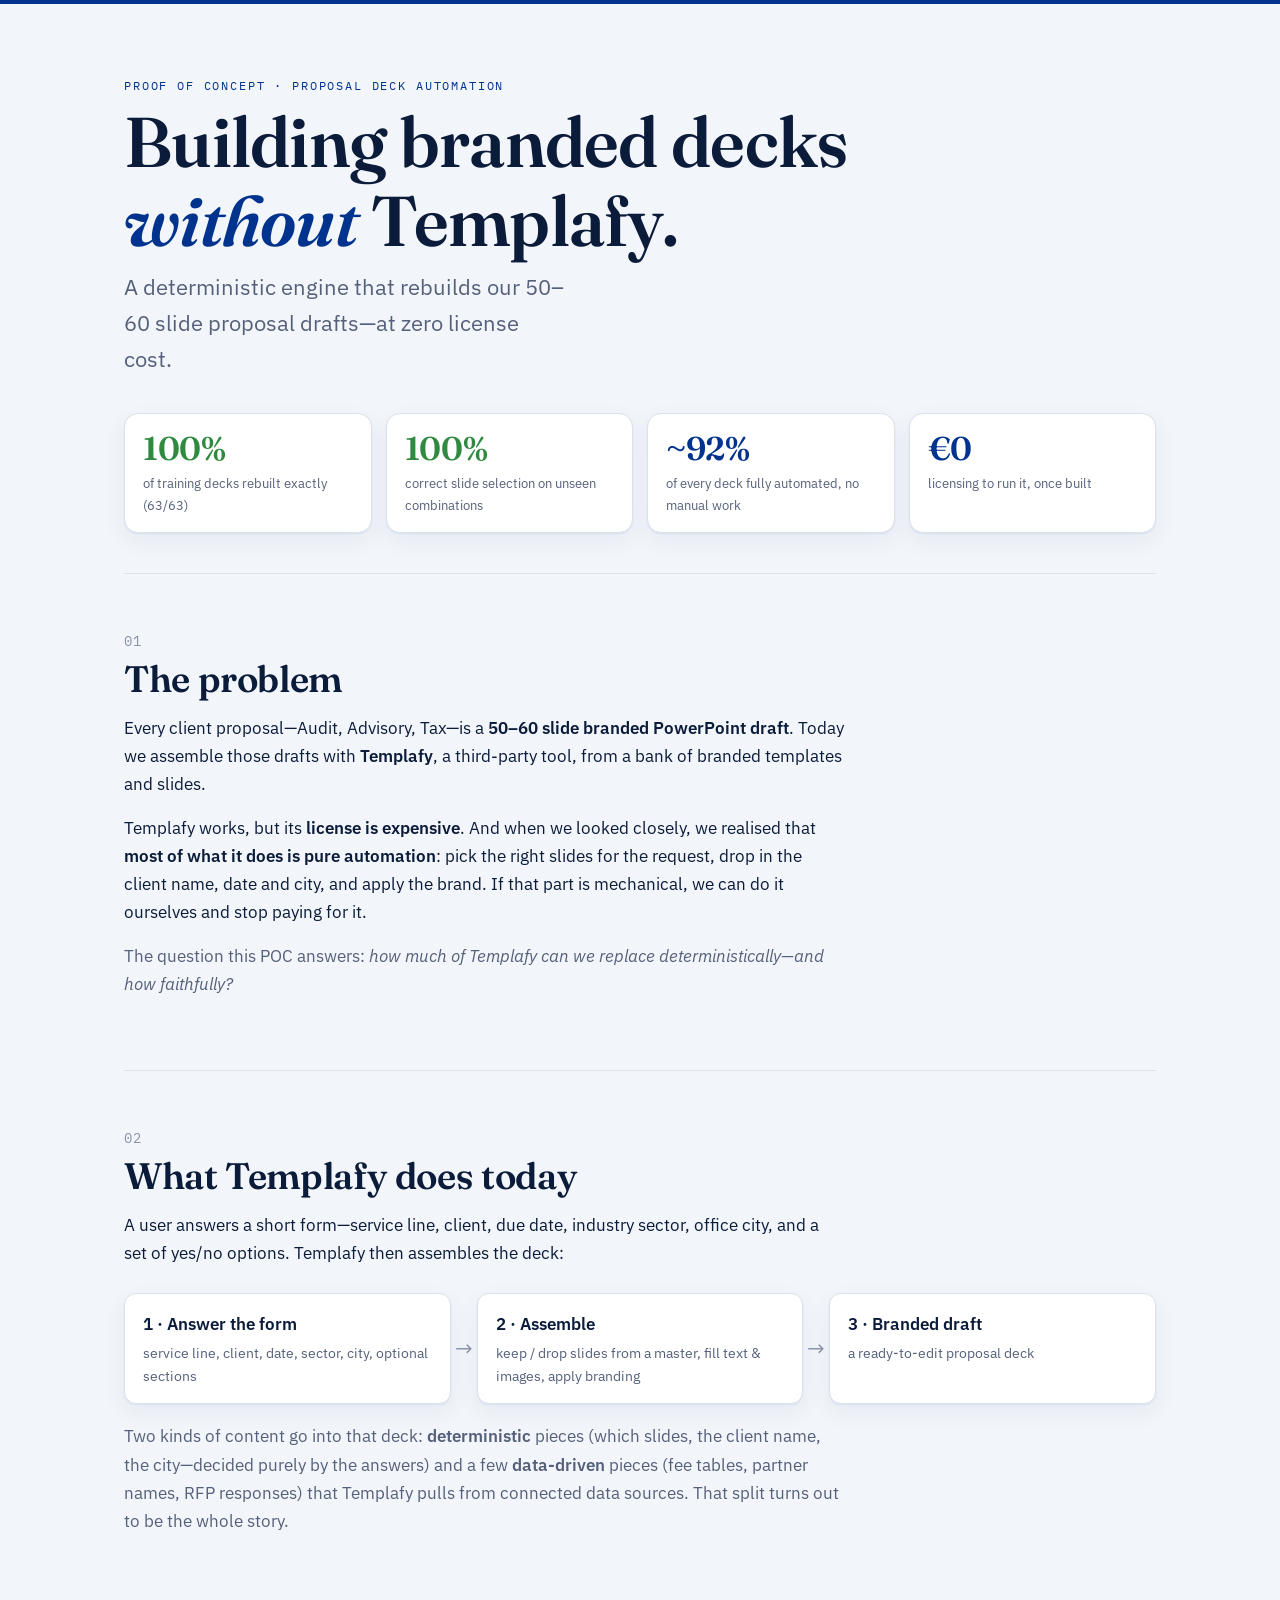
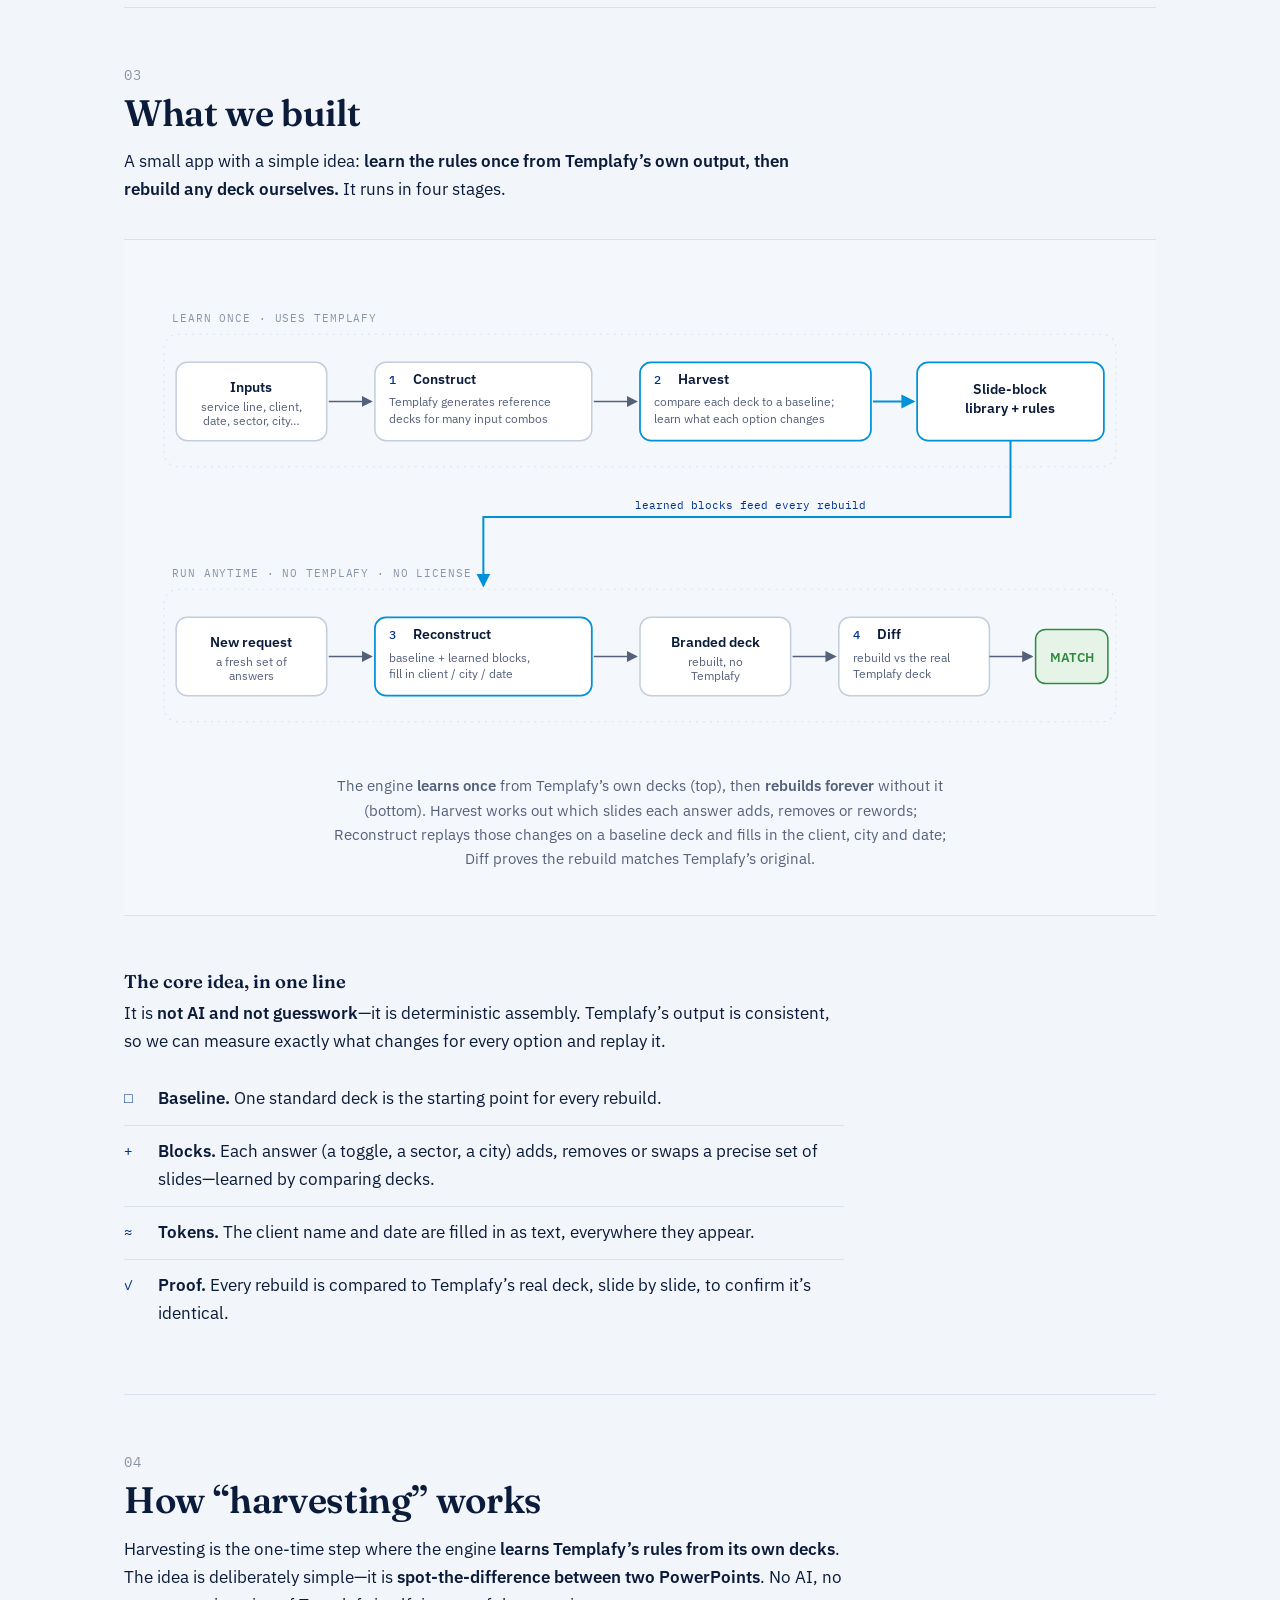
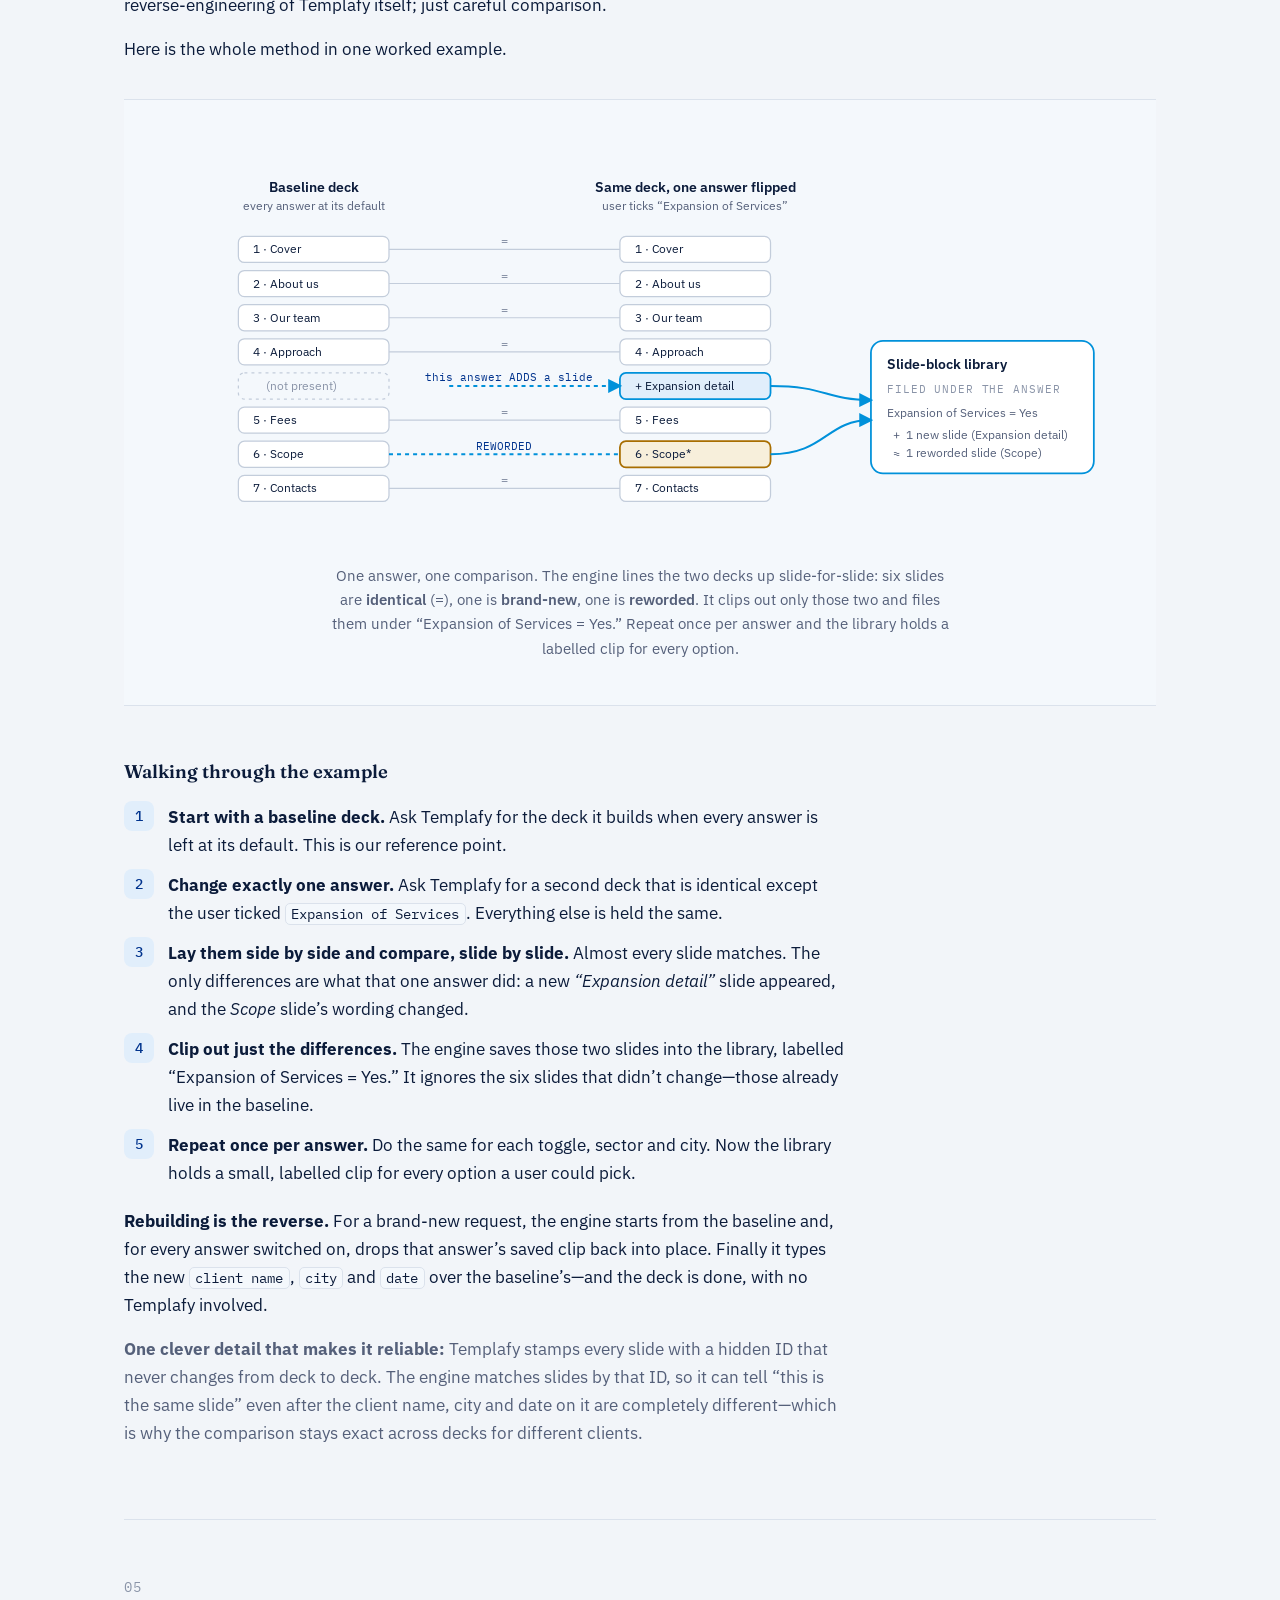
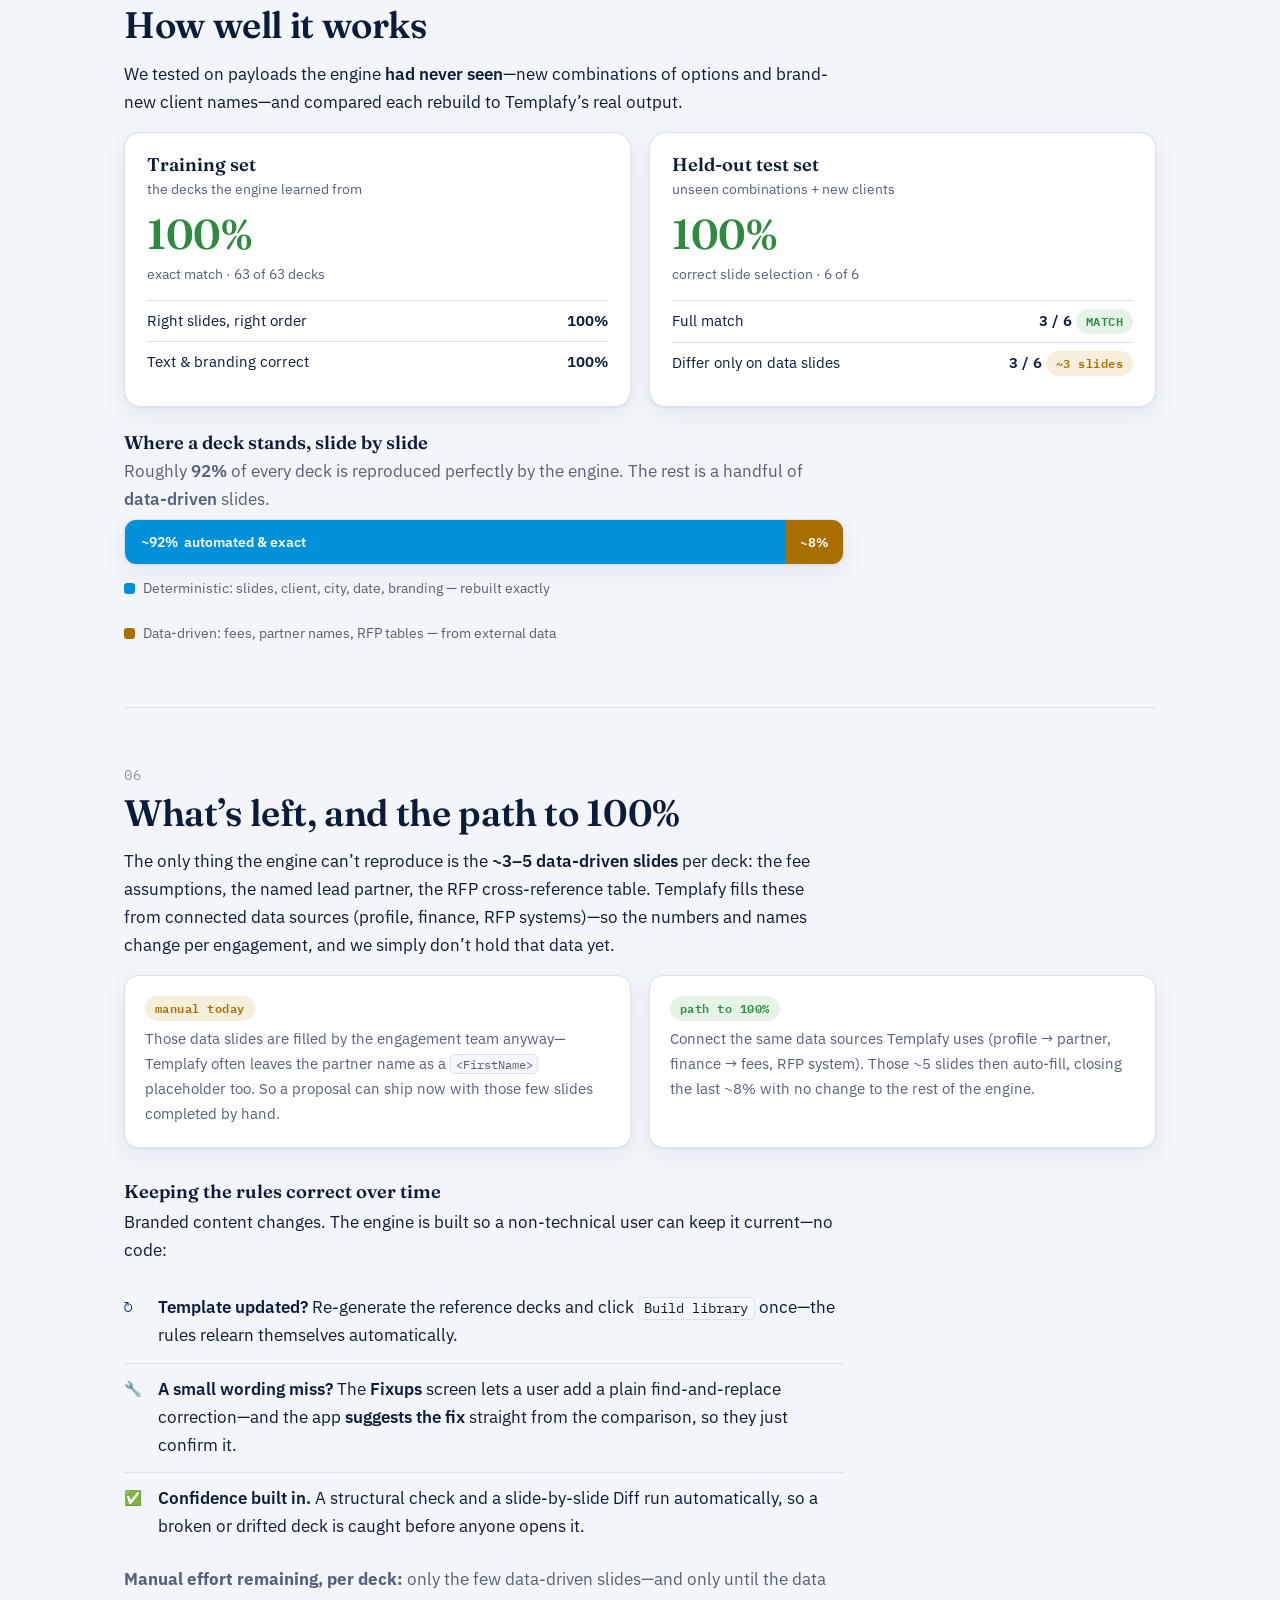
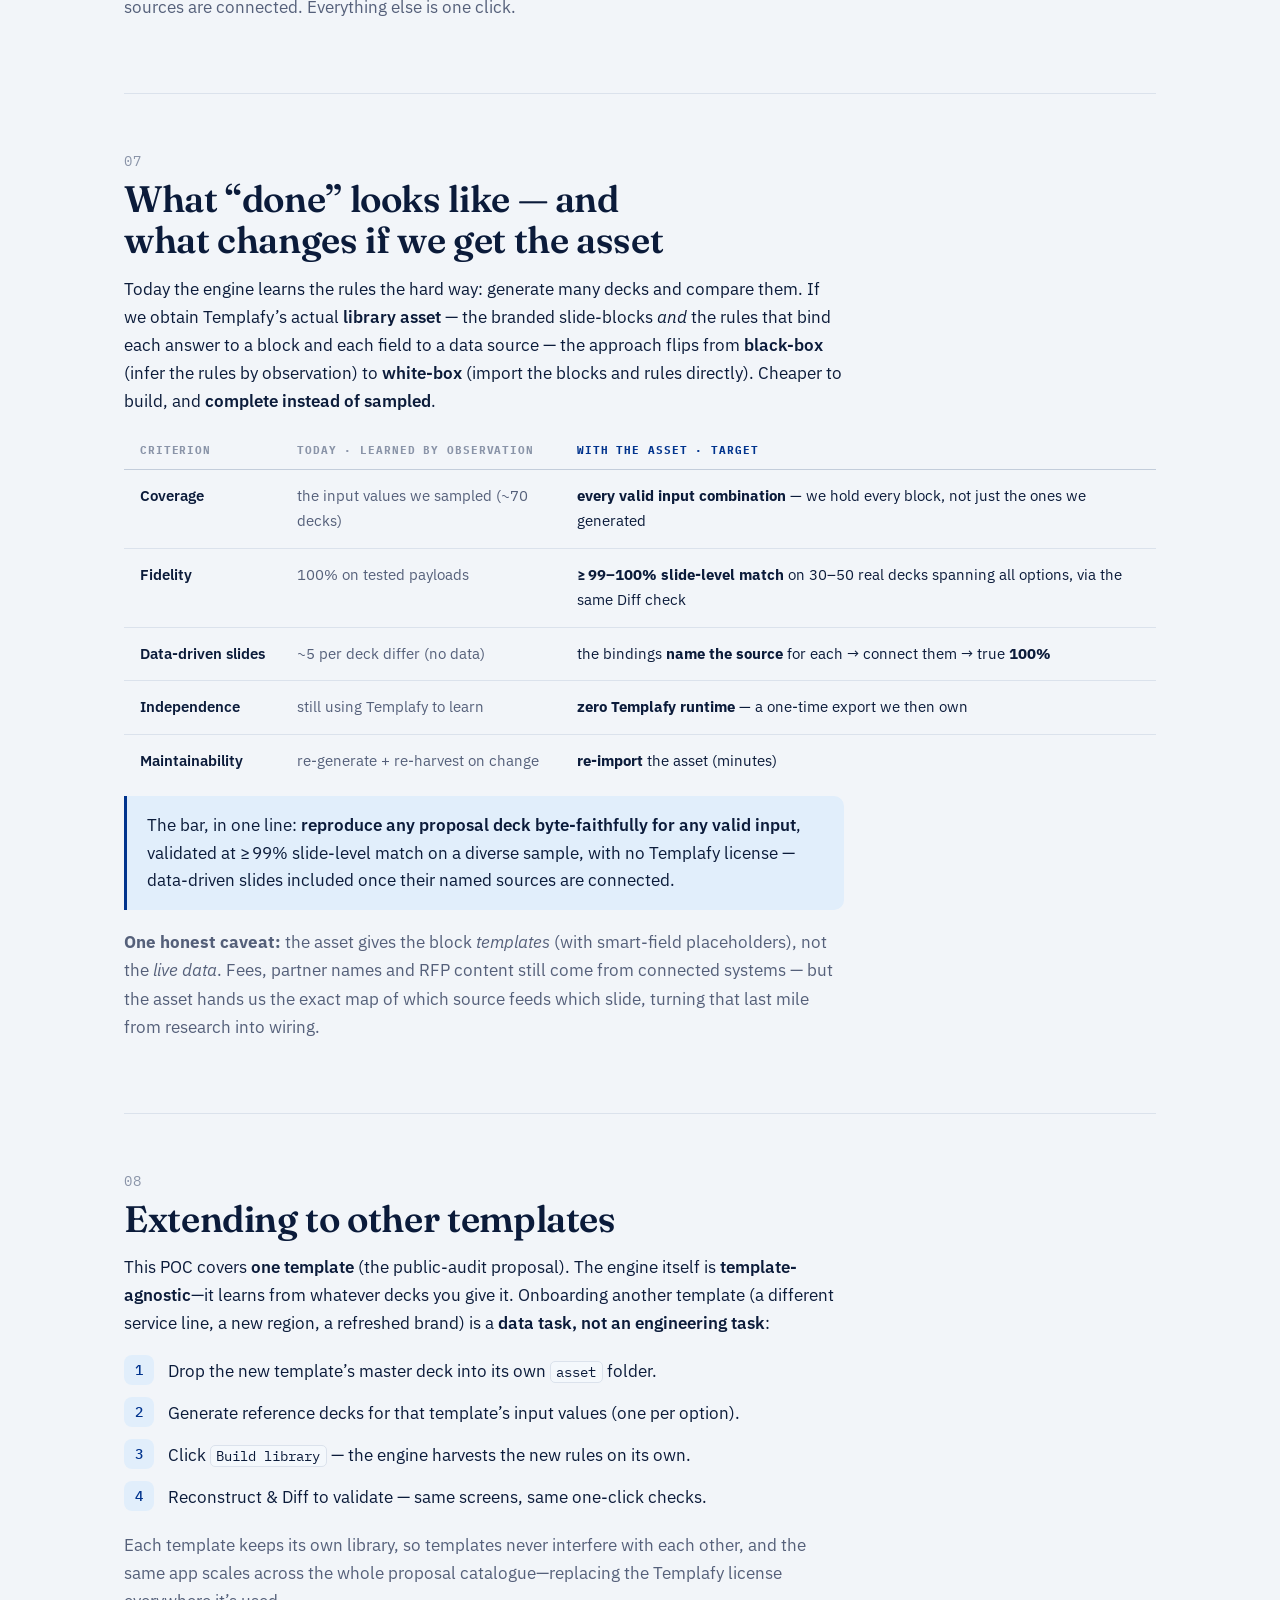
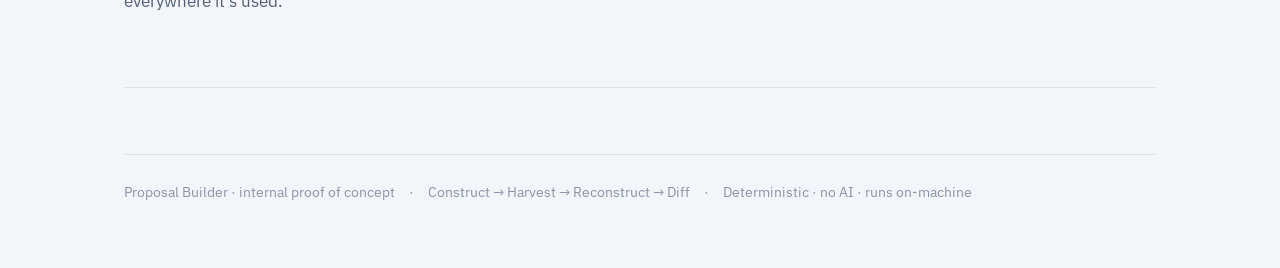
<file: docs/index.html>
<!doctype html>
<html lang="en">
<head>
<meta charset="utf-8">
<meta name="viewport" content="width=device-width, initial-scale=1">
<title>Proposal Builder</title>
<link rel="stylesheet" href="https://fonts.googleapis.com/css2?family=Fraunces:opsz,wght@9..144,400;9..144,500;9..144,600;9..144,700&family=IBM+Plex+Sans:wght@400;500;600;700&family=IBM+Plex+Mono:wght@400;500&display=swap">
<style>
  /* KPMG palette: Blue #00338D, Light Blue #0091DA, with green/gold accents */
  :root{
    --paper:#f2f5f9; --surface:#ffffff; --surface-2:#f4f8fc;
    --ink:#0b1b3a; --muted:#55607a; --faint:#8a94a8;
    --line:#dbe2ec; --line-strong:#c3cddb;
    --accent:#0091DA; --accent-ink:#00338D; --accent-soft:#e1eefb;
    --ok:#2f8a3f; --ok-soft:#e6f4e8;
    --warn:#a86e00; --warn-soft:#f7efdb;
    --shadow:0 1px 2px rgba(0,51,141,.07), 0 8px 24px rgba(0,51,141,.06);
    color-scheme:light dark;
  }
  @media (prefers-color-scheme:dark){
    :root:not([data-theme="light"]){
      --paper:#081226; --surface:#0e1a33; --surface-2:#0b1528;
      --ink:#e8eefb; --muted:#93a1bd; --faint:#6b7994;
      --line:#1e2c48; --line-strong:#2b3c5c;
      --accent:#33a9e6; --accent-ink:#7cc4f2; --accent-soft:#0e2740;
      --ok:#4fc07a; --ok-soft:#0f2a19;
      --warn:#e2b24e; --warn-soft:#2c2412;
      --shadow:0 1px 2px rgba(0,0,0,.35), 0 10px 30px rgba(0,0,0,.4);
    }
  }
  :root[data-theme="dark"]{
    --paper:#081226; --surface:#0e1a33; --surface-2:#0b1528;
    --ink:#e8eefb; --muted:#93a1bd; --faint:#6b7994;
    --line:#1e2c48; --line-strong:#2b3c5c;
    --accent:#33a9e6; --accent-ink:#7cc4f2; --accent-soft:#0e2740;
    --ok:#4fc07a; --ok-soft:#0f2a19;
    --warn:#e2b24e; --warn-soft:#2c2412;
    --shadow:0 1px 2px rgba(0,0,0,.35), 0 10px 30px rgba(0,0,0,.4);
  }

  *{box-sizing:border-box}
  body{
    margin:0; background:var(--paper); color:var(--ink);
    font-family:"IBM Plex Sans",system-ui,-apple-system,Segoe UI,Roboto,sans-serif;
    font-size:17px; line-height:1.65; -webkit-font-smoothing:antialiased;
    border-top:4px solid var(--accent-ink);
  }
  img{max-width:100%}
  .wrap{max-width:1080px; margin:0 auto; padding:0 24px}
  .col{max-width:720px}
  a{color:var(--accent-ink)}
  h1,h2,h3{font-family:"Fraunces",Georgia,serif; font-weight:600; line-height:1.12; text-wrap:balance; margin:0}
  .mono{font-family:"IBM Plex Mono",ui-monospace,monospace}
  code, .field{font-family:"IBM Plex Mono",ui-monospace,monospace; font-size:.82em;
    background:var(--surface-2); border:1px solid var(--line); border-radius:5px; padding:.08em .38em}
  .eyebrow{font-family:"IBM Plex Mono",monospace; font-size:.72rem; letter-spacing:.16em;
    text-transform:uppercase; color:var(--accent-ink)}

  .hero{padding:72px 0 40px; border-bottom:1px solid var(--line)}
  .hero h1{font-size:clamp(2.5rem,6.2vw,4.4rem); letter-spacing:-.01em; margin:.5rem 0 .2rem}
  .hero h1 em{font-style:italic; color:var(--accent-ink)}
  .lede{font-size:clamp(1.1rem,2.2vw,1.35rem); color:var(--muted); max-width:34ch; margin:.6rem 0 0}
  .glance{display:grid; grid-template-columns:repeat(4,1fr); gap:14px; margin-top:36px}
  .stat{background:var(--surface); border:1px solid var(--line); border-radius:14px; padding:18px 18px 16px; box-shadow:var(--shadow)}
  .stat .n{font-family:"Fraunces",serif; font-size:2.05rem; font-weight:600; line-height:1; letter-spacing:-.01em}
  .stat .n.ok{color:var(--ok)} .stat .n.acc{color:var(--accent-ink)}
  .stat .k{font-size:.82rem; color:var(--muted); margin-top:8px}
  @media(max-width:720px){ .glance{grid-template-columns:repeat(2,1fr)} }

  section{padding:56px 0; border-bottom:1px solid var(--line)}
  .snum{font-family:"IBM Plex Mono",monospace; font-size:.85rem; color:var(--faint); letter-spacing:.05em}
  section h2{font-size:clamp(1.7rem,3.4vw,2.3rem); letter-spacing:-.01em; margin:.35rem 0 .9rem}
  section p{margin:0 0 1rem}
  .muted{color:var(--muted)}
  strong{font-weight:600}

  .strip{display:flex; align-items:stretch; gap:0; flex-wrap:wrap; margin:26px 0 8px}
  .strip .cell{flex:1 1 190px; background:var(--surface); border:1px solid var(--line); border-radius:12px;
    padding:16px 18px; box-shadow:var(--shadow)}
  .strip .arrow{display:flex; align-items:center; color:var(--faint); padding:0 4px; font-size:1.4rem}
  .strip .cell .t{font-weight:600} .strip .cell .d{font-size:.86rem; color:var(--muted); margin-top:4px}

  .rows{list-style:none; padding:0; margin:18px 0 0; display:grid; gap:2px}
  .rows li{display:grid; grid-template-columns:22px 1fr; gap:12px; padding:11px 0; border-top:1px solid var(--line)}
  .rows li:first-child{border-top:0}
  .rows .mk{font-family:"IBM Plex Mono",monospace; color:var(--accent-ink); font-size:.9rem; padding-top:2px}
  .rows b{font-weight:600}

  .band{background:var(--surface-2); border-top:1px solid var(--line); border-bottom:1px solid var(--line)}
  figure{margin:0; padding:44px 0}
  .figscroll{overflow-x:auto}
  figure svg{display:block; width:100%; height:auto; min-width:680px}
  figcaption{color:var(--muted); font-size:.92rem; max-width:70ch; margin:18px auto 0; text-align:center}

  .flow{color:var(--ink)}
  .flow .box{fill:var(--surface); stroke:var(--line-strong); stroke-width:1.5}
  .flow .box.acc{stroke:var(--accent); stroke-width:1.75}
  .flow .lane{fill:none; stroke:var(--line); stroke-width:1; stroke-dasharray:2 5}
  .flow .lbl{font-family:"IBM Plex Sans",sans-serif; font-weight:600; font-size:14px; fill:var(--ink)}
  .flow .sub{font-family:"IBM Plex Sans",sans-serif; font-size:11.5px; fill:var(--muted)}
  .flow .tag{font-family:"IBM Plex Mono",monospace; font-size:11px; letter-spacing:.08em; fill:var(--faint)}
  .flow .num{font-family:"IBM Plex Mono",monospace; font-size:12px; fill:var(--accent-ink); font-weight:500}
  .flow .edge{stroke:var(--muted); stroke-width:1.6; fill:none}
  .flow .edge.acc{stroke:var(--accent); stroke-width:2}
  .flow .elabel{font-family:"IBM Plex Mono",monospace; font-size:11px; fill:var(--accent-ink)}
  .flow .ahead{fill:var(--muted)} .flow .ahead-acc{fill:var(--accent)}
  .flow .okbox{fill:var(--ok-soft); stroke:var(--ok); stroke-width:1.5}
  .flow .oktext{fill:var(--ok); font-weight:600; font-family:"IBM Plex Sans",sans-serif; font-size:13px}
  .flow .slide{fill:var(--surface); stroke:var(--line-strong); stroke-width:1.25}
  .flow .slide.add{fill:var(--accent-soft); stroke:var(--accent); stroke-width:1.75}
  .flow .slide.reword{fill:var(--warn-soft); stroke:var(--warn); stroke-width:1.75}
  .flow .slide.ghost{fill:none; stroke:var(--line-strong); stroke-width:1.25; stroke-dasharray:3 4}
  .flow .stext{font-family:"IBM Plex Sans",sans-serif; font-size:12px; fill:var(--ink)}
  .flow .stext.dim{fill:var(--faint)}
  .flow .same{stroke:var(--line-strong); stroke-width:1.1}
  .flow .eq{font-family:"IBM Plex Mono",monospace; font-size:12px; fill:var(--faint)}

  .resgrid{display:grid; grid-template-columns:1fr 1fr; gap:18px; margin-top:8px}
  @media(max-width:720px){ .resgrid{grid-template-columns:1fr} }
  .panel{background:var(--surface); border:1px solid var(--line); border-radius:16px; padding:22px; box-shadow:var(--shadow)}
  .panel h3{font-size:1.15rem; margin-bottom:2px}
  .panel .sub{font-size:.85rem; color:var(--muted); margin-bottom:14px}
  .big{font-family:"Fraunces",serif; font-size:2.6rem; font-weight:600; line-height:1; letter-spacing:-.01em}
  .big.ok{color:var(--ok)}
  .kv{display:flex; justify-content:space-between; gap:12px; padding:8px 0; border-top:1px solid var(--line); font-size:.94rem}
  .kv:first-of-type{border-top:0}
  .kv .v{font-variant-numeric:tabular-nums; font-weight:600}
  .pill{display:inline-block; font-family:"IBM Plex Mono",monospace; font-size:.72rem; letter-spacing:.04em;
    padding:2px 9px; border-radius:999px; border:1px solid var(--line)}
  .pill.ok{background:var(--ok-soft); color:var(--ok); border-color:transparent}
  .pill.warn{background:var(--warn-soft); color:var(--warn); border-color:transparent}

  .cover{margin:22px 0 6px}
  .barwrap{display:flex; height:46px; border-radius:12px; overflow:hidden; border:1px solid var(--line); box-shadow:var(--shadow)}
  .seg{display:flex; align-items:center; padding:0 16px; font-size:.9rem; font-weight:600; color:#fff}
  .seg.auto{background:var(--accent); flex:0 0 92%}
  .seg.data{background:var(--warn); flex:1; color:#fff; justify-content:center; padding:0 6px; font-size:.8rem}
  .coverkey{display:flex; gap:22px; margin-top:12px; font-size:.86rem; color:var(--muted); flex-wrap:wrap}
  .coverkey span{display:flex; align-items:center; gap:8px}
  .dot{width:11px; height:11px; border-radius:3px; display:inline-block}
  .dot.auto{background:var(--accent)} .dot.data{background:var(--warn)}

  .cards{display:grid; grid-template-columns:1fr 1fr; gap:18px; margin-top:8px}
  @media(max-width:720px){ .cards{grid-template-columns:1fr} }
  .card{background:var(--surface); border:1px solid var(--line); border-radius:14px; padding:20px; box-shadow:var(--shadow)}
  .card .h{font-weight:600; margin-bottom:6px; display:flex; align-items:center; gap:9px}
  .card p{font-size:.94rem; color:var(--muted); margin:0}

  .steps{counter-reset:s; list-style:none; padding:0; margin:20px 0 0; display:grid; gap:12px}
  .steps li{position:relative; padding-left:44px; min-height:30px}
  .steps li::before{counter-increment:s; content:counter(s); position:absolute; left:0; top:-2px;
    width:30px; height:30px; border-radius:8px; background:var(--accent-soft); color:var(--accent-ink);
    font-family:"IBM Plex Mono",monospace; font-weight:500; display:grid; place-items:center; font-size:.9rem}

  .ctable-wrap{overflow-x:auto; margin:26px 0 8px}
  .ctable{width:100%; border-collapse:collapse; font-size:.94rem; min-width:660px}
  .ctable th{text-align:left; font-family:"IBM Plex Mono",monospace; font-size:.7rem; letter-spacing:.08em;
    text-transform:uppercase; color:var(--faint); padding:0 16px 10px; border-bottom:1px solid var(--line-strong)}
  .ctable th:last-child{color:var(--accent-ink)}
  .ctable td{padding:14px 16px; border-bottom:1px solid var(--line); vertical-align:top; color:var(--muted)}
  .ctable td.c{color:var(--ink); font-weight:600; white-space:nowrap}
  .ctable td:last-child{color:var(--ink)}
  .ctable tr:last-child td{border-bottom:0}
  .bar-callout{background:var(--accent-soft); border-left:3px solid var(--accent-ink);
    border-radius:0 10px 10px 0; padding:16px 20px; font-size:1.04rem; color:var(--ink); margin-top:8px}

  footer{padding:40px 0 64px; color:var(--faint); font-size:.85rem}
  .foot-line{display:flex; gap:14px; flex-wrap:wrap; align-items:center}
  hr.soft{border:0; border-top:1px solid var(--line); margin:26px 0}
</style>
</head>
<body>
<div class="wrap">
  <header class="hero">
    <div class="eyebrow">Proof of concept &middot; Proposal deck automation</div>
    <h1>Building branded decks <em>without</em> Templafy.</h1>
    <p class="lede">A deterministic engine that rebuilds our 50&ndash;60 slide proposal drafts&mdash;at zero license cost.</p>

    <div class="glance">
      <div class="stat"><div class="n ok">100%</div><div class="k">of training decks rebuilt exactly (63/63)</div></div>
      <div class="stat"><div class="n ok">100%</div><div class="k">correct slide selection on unseen combinations</div></div>
      <div class="stat"><div class="n acc">~92%</div><div class="k">of every deck fully automated, no manual work</div></div>
      <div class="stat"><div class="n acc">&euro;0</div><div class="k">licensing to run it, once built</div></div>
    </div>
  </header>

  <section>
    <div class="col">
      <div class="snum">01</div>
      <h2>The problem</h2>
      <p>Every client proposal&mdash;Audit, Advisory, Tax&mdash;is a <strong>50&ndash;60 slide branded PowerPoint draft</strong>. Today we assemble those drafts with <strong>Templafy</strong>, a third-party tool, from a bank of branded templates and slides.</p>
      <p>Templafy works, but its <strong>license is expensive</strong>. And when we looked closely, we realised that <strong>most of what it does is pure automation</strong>: pick the right slides for the request, drop in the client name, date and city, and apply the brand. If that part is mechanical, we can do it ourselves and stop paying for it.</p>
      <p class="muted">The question this POC answers: <em>how much of Templafy can we replace deterministically&mdash;and how faithfully?</em></p>
    </div>
  </section>

  <section>
    <div class="col">
      <div class="snum">02</div>
      <h2>What Templafy does today</h2>
      <p>A user answers a short form&mdash;service line, client, due date, industry sector, office city, and a set of yes/no options. Templafy then assembles the deck:</p>
    </div>
    <div class="strip">
      <div class="cell"><div class="t">1 &middot; Answer the form</div><div class="d">service line, client, date, sector, city, optional sections</div></div>
      <div class="arrow">&rarr;</div>
      <div class="cell"><div class="t">2 &middot; Assemble</div><div class="d">keep / drop slides from a master, fill text &amp; images, apply branding</div></div>
      <div class="arrow">&rarr;</div>
      <div class="cell"><div class="t">3 &middot; Branded draft</div><div class="d">a ready-to-edit proposal deck</div></div>
    </div>
    <div class="col">
      <p class="muted" style="margin-top:18px">Two kinds of content go into that deck: <strong>deterministic</strong> pieces (which slides, the client name, the city&mdash;decided purely by the answers) and a few <strong>data-driven</strong> pieces (fee tables, partner names, RFP responses) that Templafy pulls from connected data sources. That split turns out to be the whole story.</p>
    </div>
  </section>

  <section style="border-bottom:0; padding-bottom:20px">
    <div class="col">
      <div class="snum">03</div>
      <h2>What we built</h2>
      <p>A small app with a simple idea: <strong>learn the rules once from Templafy&rsquo;s own output, then rebuild any deck ourselves.</strong> It runs in four stages.</p>
    </div>
  </section>

  <div class="band">
    <div class="wrap">
      <figure class="flow">
        <div class="figscroll">
        <svg viewBox="0 0 980 470" role="img" aria-label="Learn-once, run-anytime pipeline. Top lane uses Templafy: inputs feed Construct, which generates reference decks; Harvest compares each deck to a baseline and builds a slide-block library. Bottom lane needs no Templafy: a new request feeds Reconstruct, which combines the baseline with the learned blocks and fills in client, city and date to produce a branded deck; Diff compares that rebuild to Templafy's original and confirms a match. The block library feeds Reconstruct.">
          <defs>
            <marker id="ah" viewBox="0 0 9 9" refX="7.5" refY="4.5" markerWidth="7" markerHeight="7" orient="auto-start-reverse">
              <path class="ahead" d="M0,0 L9,4.5 L0,9 z"/>
            </marker>
            <marker id="aha" viewBox="0 0 9 9" refX="7.5" refY="4.5" markerWidth="7" markerHeight="7" orient="auto-start-reverse">
              <path class="ahead-acc" d="M0,0 L9,4.5 L0,9 z"/>
            </marker>
          </defs>

          <text class="tag" x="24" y="38">LEARN ONCE &middot; USES TEMPLAFY</text>
          <text class="tag" x="24" y="292">RUN ANYTIME &middot; NO TEMPLAFY &middot; NO LICENSE</text>
          <rect class="lane" x="16" y="50" width="948" height="132" rx="14"/>
          <rect class="lane" x="16" y="304" width="948" height="132" rx="14"/>

          <rect class="box" x="28" y="78" width="150" height="78" rx="11"/>
          <text class="lbl" x="103" y="108" text-anchor="middle">Inputs</text>
          <text class="sub" x="103" y="126" text-anchor="middle">service line, client,</text>
          <text class="sub" x="103" y="140" text-anchor="middle">date, sector, city&hellip;</text>
          <line class="edge" x1="180" y1="117" x2="222" y2="117" marker-end="url(#ah)"/>

          <rect class="box" x="226" y="78" width="216" height="78" rx="11"/>
          <text class="num" x="240" y="100">1</text>
          <text class="lbl" x="264" y="100">Construct</text>
          <text class="sub" x="240" y="122">Templafy generates reference</text>
          <text class="sub" x="240" y="138">decks for many input combos</text>
          <line class="edge" x1="444" y1="117" x2="486" y2="117" marker-end="url(#ah)"/>

          <rect class="box acc" x="490" y="78" width="230" height="78" rx="11"/>
          <text class="num" x="504" y="100">2</text>
          <text class="lbl" x="528" y="100">Harvest</text>
          <text class="sub" x="504" y="122">compare each deck to a baseline;</text>
          <text class="sub" x="504" y="138">learn what each option changes</text>
          <line class="edge acc" x1="722" y1="117" x2="762" y2="117" marker-end="url(#aha)"/>

          <rect class="box acc" x="766" y="78" width="186" height="78" rx="11"/>
          <text class="lbl" x="859" y="110" text-anchor="middle">Slide-block</text>
          <text class="lbl" x="859" y="128" text-anchor="middle">library + rules</text>

          <path class="edge acc" d="M859,156 L859,232 L334,232 L334,300" marker-end="url(#aha)"/>
          <text class="elabel" x="600" y="224" text-anchor="middle">learned blocks feed every rebuild</text>

          <rect class="box" x="28" y="332" width="150" height="78" rx="11"/>
          <text class="lbl" x="103" y="362" text-anchor="middle">New request</text>
          <text class="sub" x="103" y="380" text-anchor="middle">a fresh set of</text>
          <text class="sub" x="103" y="394" text-anchor="middle">answers</text>
          <line class="edge" x1="180" y1="371" x2="222" y2="371" marker-end="url(#ah)"/>

          <rect class="box acc" x="226" y="332" width="216" height="78" rx="11"/>
          <text class="num" x="240" y="354">3</text>
          <text class="lbl" x="264" y="354">Reconstruct</text>
          <text class="sub" x="240" y="376">baseline + learned blocks,</text>
          <text class="sub" x="240" y="392">fill in client / city / date</text>
          <line class="edge" x1="444" y1="371" x2="486" y2="371" marker-end="url(#ah)"/>

          <rect class="box" x="490" y="332" width="150" height="78" rx="11"/>
          <text class="lbl" x="565" y="362" text-anchor="middle">Branded deck</text>
          <text class="sub" x="565" y="380" text-anchor="middle">rebuilt, no</text>
          <text class="sub" x="565" y="394" text-anchor="middle">Templafy</text>
          <line class="edge" x1="642" y1="371" x2="684" y2="371" marker-end="url(#ah)"/>

          <rect class="box" x="688" y="332" width="150" height="78" rx="11"/>
          <text class="num" x="702" y="354">4</text>
          <text class="lbl" x="726" y="354">Diff</text>
          <text class="sub" x="702" y="376">rebuild vs the real</text>
          <text class="sub" x="702" y="392">Templafy deck</text>
          <line class="edge" x1="838" y1="371" x2="880" y2="371" marker-end="url(#ah)"/>

          <rect class="okbox" x="884" y="344" width="72" height="54" rx="10"/>
          <text class="oktext" x="920" y="376" text-anchor="middle">MATCH</text>
        </svg>
        </div>
        <figcaption>The engine <strong>learns once</strong> from Templafy&rsquo;s own decks (top), then <strong>rebuilds forever</strong> without it (bottom). Harvest works out which slides each answer adds, removes or rewords; Reconstruct replays those changes on a baseline deck and fills in the client, city and date; Diff proves the rebuild matches Templafy&rsquo;s original.</figcaption>
      </figure>
    </div>
  </div>

  <section>
    <div class="col">
      <h3 style="font-size:1.15rem; margin-bottom:6px">The core idea, in one line</h3>
      <p>It is <strong>not AI and not guesswork</strong>&mdash;it is deterministic assembly. Templafy&rsquo;s output is consistent, so we can measure exactly what changes for every option and replay it.</p>
      <ul class="rows">
        <li><span class="mk">&#9633;</span><span><b>Baseline.</b> One standard deck is the starting point for every rebuild.</span></li>
        <li><span class="mk">+</span><span><b>Blocks.</b> Each answer (a toggle, a sector, a city) adds, removes or swaps a precise set of slides&mdash;learned by comparing decks.</span></li>
        <li><span class="mk">&asymp;</span><span><b>Tokens.</b> The client name and date are filled in as text, everywhere they appear.</span></li>
        <li><span class="mk">&#10003;</span><span><b>Proof.</b> Every rebuild is compared to Templafy&rsquo;s real deck, slide by slide, to confirm it&rsquo;s identical.</span></li>
      </ul>
    </div>
  </section>

  <section style="border-bottom:0; padding-bottom:20px">
    <div class="col">
      <div class="snum">04</div>
      <h2>How &ldquo;harvesting&rdquo; works</h2>
      <p>Harvesting is the one-time step where the engine <strong>learns Templafy&rsquo;s rules from its own decks</strong>. The idea is deliberately simple&mdash;it is <strong>spot-the-difference between two PowerPoints</strong>. No AI, no reverse-engineering of Templafy itself; just careful comparison.</p>
      <p>Here is the whole method in one worked example.</p>
    </div>
  </section>

  <div class="band">
    <div class="wrap">
      <figure class="flow">
        <div class="figscroll">
        <svg viewBox="0 0 980 400" role="img" aria-label="Spot-the-difference harvest. A baseline deck (all answers at default) is laid slide-for-slide next to the same deck with one answer switched on (Expansion of Services). Most slides match exactly. Two do not: one brand-new slide appears (Expansion detail) and one slide is reworded (Scope). The engine clips out just those two changed slides and files them in the library under the label 'Expansion of Services = Yes'.">
          <defs>
            <marker id="ah2" viewBox="0 0 9 9" refX="7.5" refY="4.5" markerWidth="7" markerHeight="7" orient="auto-start-reverse">
              <path class="ahead-acc" d="M0,0 L9,4.5 L0,9 z"/>
            </marker>
          </defs>

          <text class="lbl" x="165" y="48" text-anchor="middle">Baseline deck</text>
          <text class="sub" x="165" y="66" text-anchor="middle">every answer at its default</text>
          <text class="lbl" x="545" y="48" text-anchor="middle">Same deck, one answer flipped</text>
          <text class="sub" x="545" y="66" text-anchor="middle">user ticks &ldquo;Expansion of Services&rdquo;</text>

          <!-- matched rows: identical slides, connected by a faint = -->
          <g>
            <rect class="slide" x="90" y="92" width="150" height="26" rx="6"/><text class="stext" x="105" y="109">1 &middot; Cover</text>
            <rect class="slide" x="470" y="92" width="150" height="26" rx="6"/><text class="stext" x="485" y="109">1 &middot; Cover</text>
            <line class="same" x1="240" y1="105" x2="470" y2="105"/><text class="eq" x="355" y="101" text-anchor="middle">=</text>

            <rect class="slide" x="90" y="126" width="150" height="26" rx="6"/><text class="stext" x="105" y="143">2 &middot; About us</text>
            <rect class="slide" x="470" y="126" width="150" height="26" rx="6"/><text class="stext" x="485" y="143">2 &middot; About us</text>
            <line class="same" x1="240" y1="139" x2="470" y2="139"/><text class="eq" x="355" y="135" text-anchor="middle">=</text>

            <rect class="slide" x="90" y="160" width="150" height="26" rx="6"/><text class="stext" x="105" y="177">3 &middot; Our team</text>
            <rect class="slide" x="470" y="160" width="150" height="26" rx="6"/><text class="stext" x="485" y="177">3 &middot; Our team</text>
            <line class="same" x1="240" y1="173" x2="470" y2="173"/><text class="eq" x="355" y="169" text-anchor="middle">=</text>

            <rect class="slide" x="90" y="194" width="150" height="26" rx="6"/><text class="stext" x="105" y="211">4 &middot; Approach</text>
            <rect class="slide" x="470" y="194" width="150" height="26" rx="6"/><text class="stext" x="485" y="211">4 &middot; Approach</text>
            <line class="same" x1="240" y1="207" x2="470" y2="207"/><text class="eq" x="355" y="203" text-anchor="middle">=</text>
          </g>

          <!-- ADDED row: nothing on the left, new slide on the right -->
          <rect class="slide ghost" x="90" y="228" width="150" height="26" rx="6"/><text class="stext dim" x="118" y="245">(not present)</text>
          <rect class="slide add" x="470" y="228" width="150" height="26" rx="6"/><text class="stext" x="485" y="245">+ Expansion detail</text>
          <line class="edge acc" x1="300" y1="241" x2="470" y2="241" stroke-dasharray="4 4" marker-end="url(#ah2)"/>
          <text class="elabel" x="360" y="236" text-anchor="middle">this answer ADDS a slide</text>

          <rect class="slide" x="90" y="262" width="150" height="26" rx="6"/><text class="stext" x="105" y="279">5 &middot; Fees</text>
          <rect class="slide" x="470" y="262" width="150" height="26" rx="6"/><text class="stext" x="485" y="279">5 &middot; Fees</text>
          <line class="same" x1="240" y1="275" x2="470" y2="275"/><text class="eq" x="355" y="271" text-anchor="middle">=</text>

          <!-- REWORDED row: same slide, different words -->
          <rect class="slide" x="90" y="296" width="150" height="26" rx="6"/><text class="stext" x="105" y="313">6 &middot; Scope</text>
          <rect class="slide reword" x="470" y="296" width="150" height="26" rx="6"/><text class="stext" x="485" y="313">6 &middot; Scope*</text>
          <line class="edge acc" x1="240" y1="309" x2="470" y2="309" stroke-dasharray="4 4"/><text class="elabel" x="355" y="305" text-anchor="middle">REWORDED</text>

          <rect class="slide" x="90" y="330" width="150" height="26" rx="6"/><text class="stext" x="105" y="347">7 &middot; Contacts</text>
          <rect class="slide" x="470" y="330" width="150" height="26" rx="6"/><text class="stext" x="485" y="347">7 &middot; Contacts</text>
          <line class="same" x1="240" y1="343" x2="470" y2="343"/><text class="eq" x="355" y="339" text-anchor="middle">=</text>

          <!-- the two differences are clipped into the library -->
          <rect class="box acc" x="720" y="196" width="222" height="132" rx="12"/>
          <text class="lbl" x="736" y="224">Slide-block library</text>
          <text class="tag" x="736" y="248">FILED UNDER THE ANSWER</text>
          <text class="sub" x="736" y="272">Expansion of Services = Yes</text>
          <text class="sub" x="736" y="294">&nbsp;&nbsp;+&nbsp; 1 new slide (Expansion detail)</text>
          <text class="sub" x="736" y="312">&nbsp;&nbsp;&asymp;&nbsp; 1 reworded slide (Scope)</text>
          <path class="edge acc" d="M620,241 C 675,241 675,255 720,255" marker-end="url(#ah2)"/>
          <path class="edge acc" d="M620,309 C 675,309 675,275 720,275" marker-end="url(#ah2)"/>
        </svg>
        </div>
        <figcaption>One answer, one comparison. The engine lines the two decks up slide-for-slide: six slides are <strong>identical</strong> (=), one is <strong>brand-new</strong>, one is <strong>reworded</strong>. It clips out only those two and files them under &ldquo;Expansion of Services = Yes.&rdquo; Repeat once per answer and the library holds a labelled clip for every option.</figcaption>
      </figure>
    </div>
  </div>

  <section>
    <div class="col">
      <h3 style="font-size:1.15rem; margin-bottom:6px">Walking through the example</h3>
      <ol class="steps">
        <li><b>Start with a baseline deck.</b> Ask Templafy for the deck it builds when every answer is left at its default. This is our reference point.</li>
        <li><b>Change exactly one answer.</b> Ask Templafy for a second deck that is identical except the user ticked <span class="field">Expansion of Services</span>. Everything else is held the same.</li>
        <li><b>Lay them side by side and compare, slide by slide.</b> Almost every slide matches. The only differences are what that one answer did: a new <em>&ldquo;Expansion detail&rdquo;</em> slide appeared, and the <em>Scope</em> slide&rsquo;s wording changed.</li>
        <li><b>Clip out just the differences.</b> The engine saves those two slides into the library, labelled &ldquo;Expansion of Services = Yes.&rdquo; It ignores the six slides that didn&rsquo;t change&mdash;those already live in the baseline.</li>
        <li><b>Repeat once per answer.</b> Do the same for each toggle, sector and city. Now the library holds a small, labelled clip for every option a user could pick.</li>
      </ol>
      <p style="margin-top:20px"><b>Rebuilding is the reverse.</b> For a brand-new request, the engine starts from the baseline and, for every answer switched on, drops that answer&rsquo;s saved clip back into place. Finally it types the new <span class="field">client name</span>, <span class="field">city</span> and <span class="field">date</span> over the baseline&rsquo;s&mdash;and the deck is done, with no Templafy involved.</p>
      <p class="muted" style="margin-top:14px"><b>One clever detail that makes it reliable:</b> Templafy stamps every slide with a hidden ID that never changes from deck to deck. The engine matches slides by that ID, so it can tell &ldquo;this is the same slide&rdquo; even after the client name, city and date on it are completely different&mdash;which is why the comparison stays exact across decks for different clients.</p>
    </div>
  </section>

  <section>
    <div class="col">
      <div class="snum">05</div>
      <h2>How well it works</h2>
      <p>We tested on payloads the engine <strong>had never seen</strong>&mdash;new combinations of options and brand-new client names&mdash;and compared each rebuild to Templafy&rsquo;s real output.</p>
    </div>

    <div class="resgrid">
      <div class="panel">
        <h3>Training set</h3>
        <div class="sub">the decks the engine learned from</div>
        <div class="big ok">100%</div>
        <div class="muted" style="font-size:.9rem; margin:6px 0 14px">exact match &middot; 63 of 63 decks</div>
        <div class="kv"><span>Right slides, right order</span><span class="v">100%</span></div>
        <div class="kv"><span>Text &amp; branding correct</span><span class="v">100%</span></div>
      </div>
      <div class="panel">
        <h3>Held-out test set</h3>
        <div class="sub">unseen combinations + new clients</div>
        <div class="big ok">100%</div>
        <div class="muted" style="font-size:.9rem; margin:6px 0 14px">correct slide selection &middot; 6 of 6</div>
        <div class="kv"><span>Full match</span><span class="v">3 / 6 <span class="pill ok">MATCH</span></span></div>
        <div class="kv"><span>Differ only on data slides</span><span class="v">3 / 6 <span class="pill warn">~3 slides</span></span></div>
      </div>
    </div>

    <div class="col cover">
      <h3 style="font-size:1.15rem; margin:26px 0 4px">Where a deck stands, slide by slide</h3>
      <p class="muted" style="margin-bottom:6px">Roughly <strong>92%</strong> of every deck is reproduced perfectly by the engine. The rest is a handful of <strong>data-driven</strong> slides.</p>
      <div class="barwrap">
        <div class="seg auto">~92% &nbsp;automated &amp; exact</div>
        <div class="seg data">~8%</div>
      </div>
      <div class="coverkey">
        <span><i class="dot auto"></i> Deterministic: slides, client, city, date, branding &mdash; rebuilt exactly</span>
        <span><i class="dot data"></i> Data-driven: fees, partner names, RFP tables &mdash; from external data</span>
      </div>
    </div>
  </section>

  <section>
    <div class="col">
      <div class="snum">06</div>
      <h2>What&rsquo;s left, and the path to 100%</h2>
      <p>The only thing the engine can&rsquo;t reproduce is the <strong>~3&ndash;5 data-driven slides</strong> per deck: the fee assumptions, the named lead partner, the RFP cross-reference table. Templafy fills these from connected data sources (profile, finance, RFP systems)&mdash;so the numbers and names change per engagement, and we simply don&rsquo;t hold that data yet.</p>
    </div>

    <div class="cards">
      <div class="card">
        <div class="h"><span class="pill warn">manual today</span></div>
        <p>Those data slides are filled by the engagement team anyway&mdash;Templafy often leaves the partner name as a <span class="field">&lt;FirstName&gt;</span> placeholder too. So a proposal can ship now with those few slides completed by hand.</p>
      </div>
      <div class="card">
        <div class="h"><span class="pill ok">path to 100%</span></div>
        <p>Connect the same data sources Templafy uses (profile &rarr; partner, finance &rarr; fees, RFP system). Those ~5 slides then auto-fill, closing the last ~8% with no change to the rest of the engine.</p>
      </div>
    </div>

    <div class="col">
      <h3 style="font-size:1.15rem; margin:34px 0 6px">Keeping the rules correct over time</h3>
      <p>Branded content changes. The engine is built so a non-technical user can keep it current&mdash;no code:</p>
      <ul class="rows">
        <li><span class="mk">&#8635;</span><span><b>Template updated?</b> Re-generate the reference decks and click <span class="field">Build library</span> once&mdash;the rules relearn themselves automatically.</span></li>
        <li><span class="mk">&#128295;</span><span><b>A small wording miss?</b> The <b>Fixups</b> screen lets a user add a plain find-and-replace correction&mdash;and the app <b>suggests the fix</b> straight from the comparison, so they just confirm it.</span></li>
        <li><span class="mk">&#9989;</span><span><b>Confidence built in.</b> A structural check and a slide-by-slide Diff run automatically, so a broken or drifted deck is caught before anyone opens it.</span></li>
      </ul>
      <p class="muted" style="margin-top:14px"><b>Manual effort remaining, per deck:</b> only the few data-driven slides&mdash;and only until the data sources are connected. Everything else is one click.</p>
    </div>
  </section>

  <section>
    <div class="col">
      <div class="snum">07</div>
      <h2>What &ldquo;done&rdquo; looks like &mdash; and what changes if we get the asset</h2>
      <p>Today the engine learns the rules the hard way: generate many decks and compare them. If we obtain Templafy&rsquo;s actual <strong>library asset</strong> &mdash; the branded slide-blocks <em>and</em> the rules that bind each answer to a block and each field to a data source &mdash; the approach flips from <strong>black-box</strong> (infer the rules by observation) to <strong>white-box</strong> (import the blocks and rules directly). Cheaper to build, and <strong>complete instead of sampled</strong>.</p>
    </div>

    <div class="ctable-wrap">
      <table class="ctable">
        <thead><tr><th>Criterion</th><th>Today &middot; learned by observation</th><th>With the asset &middot; target</th></tr></thead>
        <tbody>
          <tr><td class="c">Coverage</td><td>the input values we sampled (~70 decks)</td><td><b>every valid input combination</b> &mdash; we hold every block, not just the ones we generated</td></tr>
          <tr><td class="c">Fidelity</td><td>100% on tested payloads</td><td><b>&ge;&thinsp;99&ndash;100% slide-level match</b> on 30&ndash;50 real decks spanning all options, via the same Diff check</td></tr>
          <tr><td class="c">Data-driven slides</td><td>~5 per deck differ (no data)</td><td>the bindings <b>name the source</b> for each &rarr; connect them &rarr; true <b>100%</b></td></tr>
          <tr><td class="c">Independence</td><td>still using Templafy to learn</td><td><b>zero Templafy runtime</b> &mdash; a one-time export we then own</td></tr>
          <tr><td class="c">Maintainability</td><td>re-generate + re-harvest on change</td><td><b>re-import</b> the asset (minutes)</td></tr>
        </tbody>
      </table>
    </div>

    <div class="col">
      <div class="bar-callout">The bar, in one line: <strong>reproduce any proposal deck byte-faithfully for any valid input</strong>, validated at &ge;&thinsp;99% slide-level match on a diverse sample, with no Templafy license &mdash; data-driven slides included once their named sources are connected.</div>
      <p class="muted" style="margin-top:18px"><b>One honest caveat:</b> the asset gives the block <em>templates</em> (with smart-field placeholders), not the <em>live data</em>. Fees, partner names and RFP content still come from connected systems &mdash; but the asset hands us the exact map of which source feeds which slide, turning that last mile from research into wiring.</p>
    </div>
  </section>

  <section>
    <div class="col">
      <div class="snum">08</div>
      <h2>Extending to other templates</h2>
      <p>This POC covers <strong>one template</strong> (the public-audit proposal). The engine itself is <strong>template-agnostic</strong>&mdash;it learns from whatever decks you give it. Onboarding another template (a different service line, a new region, a refreshed brand) is a <strong>data task, not an engineering task</strong>:</p>
      <ol class="steps">
        <li>Drop the new template&rsquo;s master deck into its own <span class="field">asset</span> folder.</li>
        <li>Generate reference decks for that template&rsquo;s input values (one per option).</li>
        <li>Click <span class="field">Build library</span> &mdash; the engine harvests the new rules on its own.</li>
        <li>Reconstruct &amp; Diff to validate &mdash; same screens, same one-click checks.</li>
      </ol>
      <p class="muted" style="margin-top:18px">Each template keeps its own library, so templates never interfere with each other, and the same app scales across the whole proposal catalogue&mdash;replacing the Templafy license everywhere it&rsquo;s used.</p>
    </div>
  </section>

  <footer>
    <hr class="soft">
    <div class="foot-line">
      <span>Proposal Builder &middot; internal proof of concept</span>
      <span>&middot;</span>
      <span>Construct &rarr; Harvest &rarr; Reconstruct &rarr; Diff</span>
      <span>&middot;</span>
      <span>Deterministic &middot; no AI &middot; runs on-machine</span>
    </div>
  </footer>
</div>
</body>
</html>
</file>
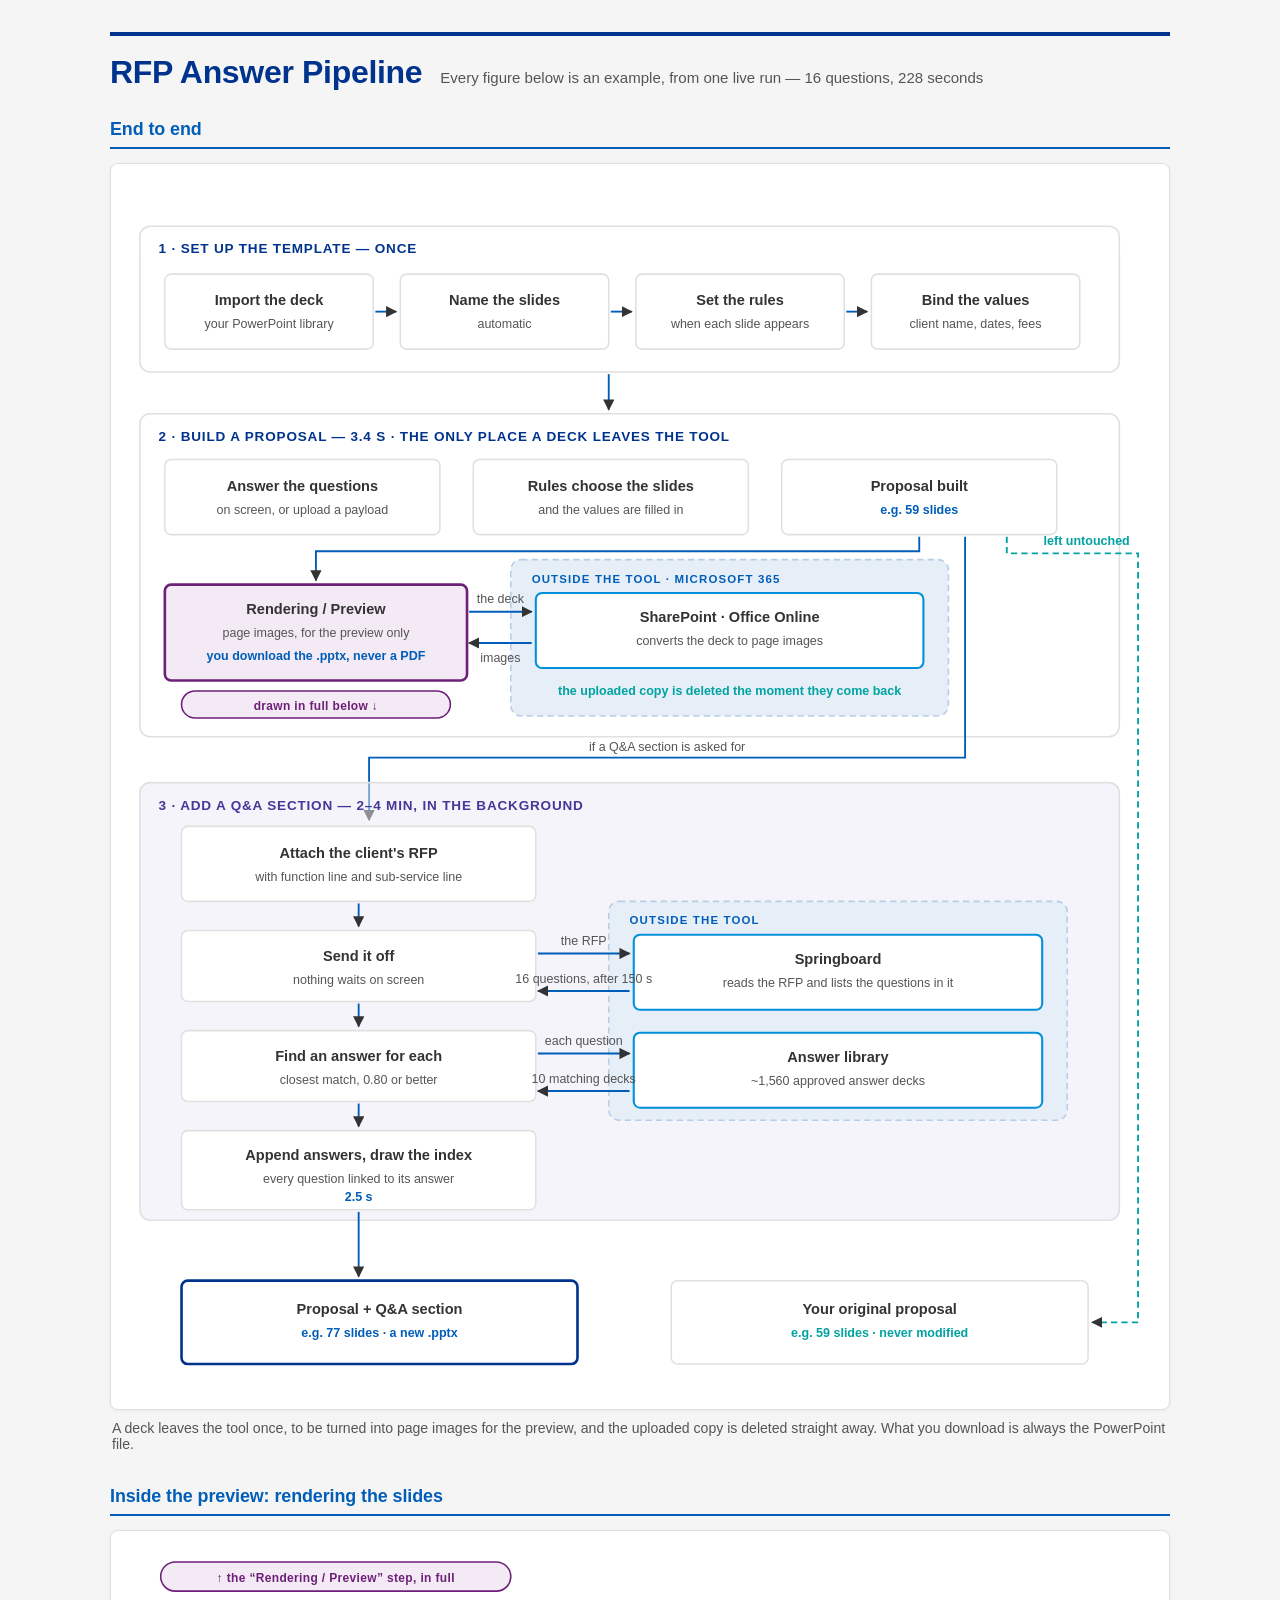
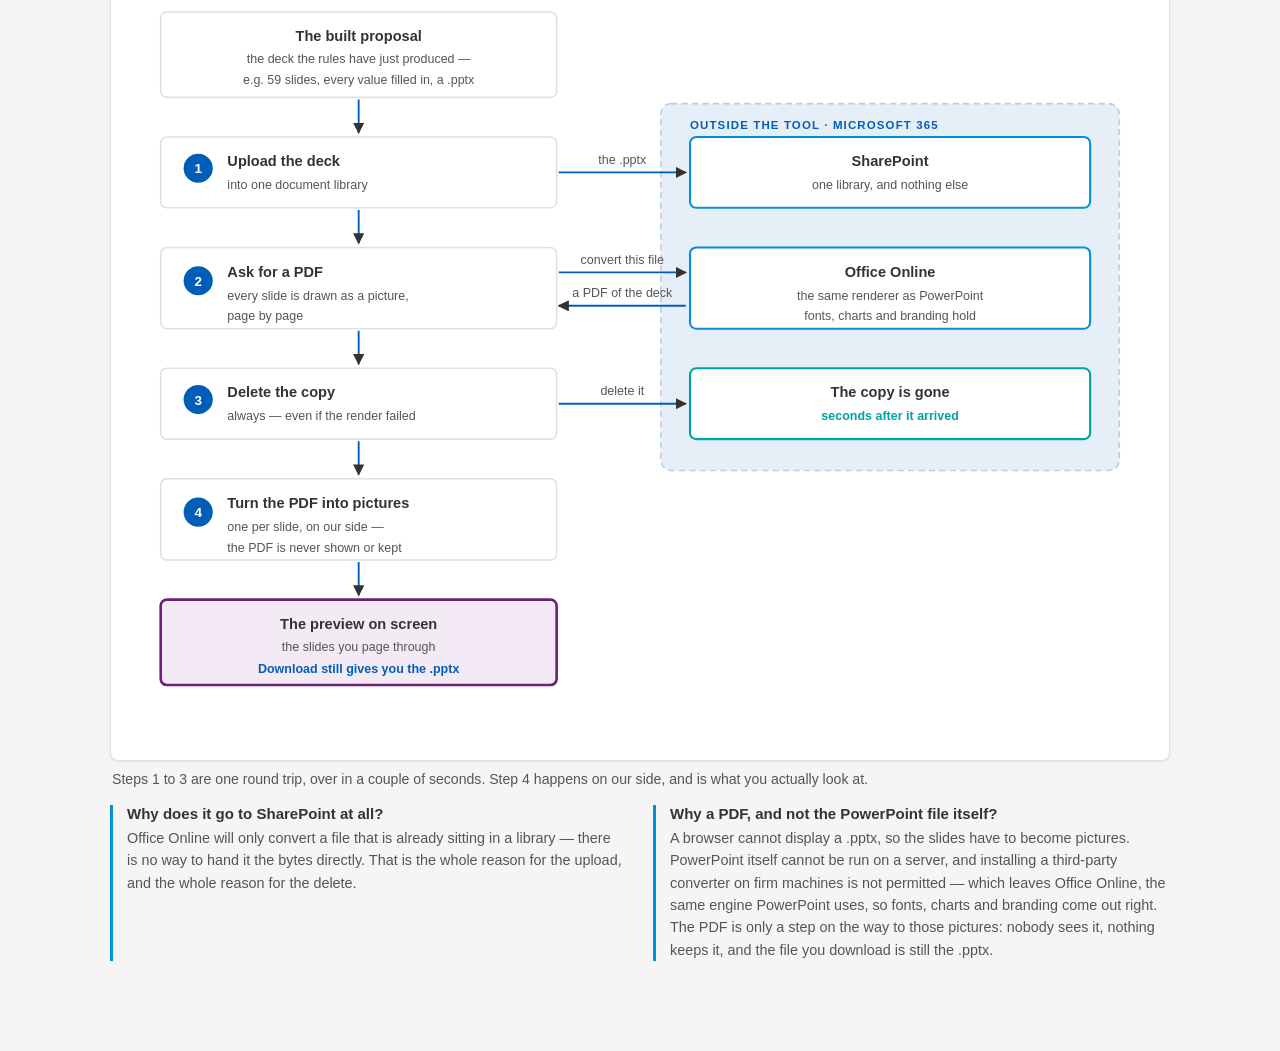
<file: ppt_gen_v3p1/RFP Answer Pipeline (2).html>
<!doctype html><html><head><meta charset=utf8><meta name=viewport content="width=device-width,initial-scale=1,viewport-fit=cover"><style>:root{color-scheme:light;box-sizing:border-box;padding-top:env(safe-area-inset-top,0px);padding-bottom:env(safe-area-inset-bottom,0px)}html{scroll-padding-top:env(safe-area-inset-top,0px)}body{margin:0;padding:0;font:14px -apple-system,BlinkMacSystemFont,sans-serif;background:#faf9f5;color:#141413}img{max-width:100%}[hidden]:not([hidden=until-found i]){display:none!important}</style></head><body>
<title>RFP Answer Pipeline</title>
<style>
  /* KPMG palette — exact brand values.
     Primary  KPMG Blue #00338D · Medium Blue #005EB8 · Light Blue #0091DA
     Secondary Violet #483698 · Green #00A3A1
     Neutrals #333333 #555555 #E0E0E0 #F5F5F5 */
  :root{
    --paper:#F5F5F5;
    --surface:#FFFFFF;
    --ink:#333333;
    --body:#555555;
    --line:#E0E0E0;
    --blue:#00338D;
    --blue-mid:#005EB8;
    --blue-light:#0091DA;
    --violet:#483698;
    --green:#00A3A1;
    --zone:#E6EEF8;
    --zone-line:#B9CDE6;
    --band-q:#ECEAF6;
    --band-q-line:#C4BDE2;
    /* Light Purple, used for nothing else: it marks the one step that is
       drawn again in close-up, so the two diagrams can be tied together. */
    --focus:#6D2077;
    --focus-tint:#F4EAF6;
    --shadow:0 1px 3px rgba(0,51,141,.07);
  }
  @media (prefers-color-scheme: dark){
    :root:not([data-theme="light"]){
      color-scheme:dark;
      --paper:#0E1219;
      --surface:#161C26;
      --ink:#EEF2F8;
      --body:#AFB9C7;
      --line:#2B3342;
      --blue:#4D9DE8;
      --blue-mid:#0091DA;
      --blue-light:#57B6EC;
      --violet:#9B8AE0;
      --green:#2FC6C4;
      --zone:#152436;
      --zone-line:#2C4460;
      --band-q:#1E1B33;
      --band-q-line:#3B3560;
      --focus:#CC8FD8;
      --focus-tint:#2C1B33;
      --shadow:0 1px 3px rgba(0,0,0,.45);
    }
  }
  :root[data-theme="dark"]{
    color-scheme:dark;
    --paper:#0E1219;
    --surface:#161C26;
    --ink:#EEF2F8;
    --body:#AFB9C7;
    --line:#2B3342;
    --blue:#4D9DE8;
    --blue-mid:#0091DA;
    --blue-light:#57B6EC;
    --violet:#9B8AE0;
    --green:#2FC6C4;
    --zone:#152436;
    --zone-line:#2C4460;
    --band-q:#1E1B33;
    --band-q-line:#3B3560;
    --focus:#CC8FD8;
    --focus-tint:#2C1B33;
    --shadow:0 1px 3px rgba(0,0,0,.45);
  }

  body{
    background:var(--paper);
    color:var(--ink);
    font-family:Arial,Helvetica,"Segoe UI",sans-serif;
    -webkit-font-smoothing:antialiased;
  }
  .wrap{max-width:1060px;margin:0 auto;padding-inline:16px;padding-block:32px 56px}

  header{
    border-top:4px solid var(--blue);
    padding-top:18px;
    margin-bottom:28px;
    display:flex;
    flex-wrap:wrap;
    align-items:baseline;
    gap:6px 18px;
  }
  h1{
    font-size:clamp(1.5rem,4.2vw,2rem);
    font-weight:700;
    color:var(--blue);
    line-height:1.15;
    margin:0;
    letter-spacing:-.01em;
    text-wrap:balance;
  }
  .sub{
    font-size:.94rem;
    color:var(--body);
    margin:0;
    font-variant-numeric:tabular-nums;
  }

  figure{margin:0 0 30px}
  .scroller{
    overflow-x:auto;
    background:var(--surface);
    border:1px solid var(--line);
    border-radius:8px;
    box-shadow:var(--shadow);
    padding:8px;
  }
  svg{display:block;height:auto;max-width:100%}
  .flow{min-width:840px}
  .match{min-width:700px}
  figcaption{font-size:.88rem;color:var(--body);margin-top:10px;padding-inline:2px}

  .n-title{font-size:14px;font-weight:700;fill:var(--ink)}
  .n-sub{font-size:12px;fill:var(--body)}
  .n-num{font-size:12px;font-weight:700;fill:var(--blue-mid);
    font-variant-numeric:tabular-nums}
  .n-keep{font-size:12px;font-weight:700;fill:var(--green)}
  .edge{font-size:12px;fill:var(--body)}
  .phase{font-size:13px;font-weight:700;fill:var(--blue);letter-spacing:.06em;
    text-transform:uppercase}
  .phase-q{font-size:13px;font-weight:700;fill:var(--violet);letter-spacing:.06em;
    text-transform:uppercase}
  .zone-lab{font-size:11px;font-weight:700;fill:var(--blue-mid);
    letter-spacing:.1em;text-transform:uppercase}
  .box{fill:var(--surface);stroke:var(--line);stroke-width:1.5}
  .box-zone{fill:var(--surface);stroke:var(--blue-light);stroke-width:2}
  .box-out{fill:var(--surface);stroke:var(--blue);stroke-width:2.5}
  .band{fill:none;stroke:var(--line);stroke-width:1.5}
  .band-q{fill:var(--band-q);opacity:.5;stroke:none}
  .zonebox{fill:var(--zone);stroke:var(--zone-line);stroke-width:1.5;
    stroke-dasharray:6 4}
  .link{stroke:var(--blue-mid);stroke-width:1.8;fill:none}
  .link-keep{stroke:var(--green);stroke-width:1.8;fill:none;stroke-dasharray:6 4}
  .cross{stroke:var(--line);stroke-width:2;fill:none;stroke-dasharray:5 4}
  .circ{fill:var(--blue-mid)}
  .circ-t{font-size:13px;font-weight:700;fill:#FFFFFF}
  .box-keep{fill:var(--surface);stroke:var(--green);stroke-width:2}
  /* the same step, in both drawings */
  .box-focus{fill:var(--focus-tint);stroke:var(--focus);stroke-width:2.5}
  .tag{fill:var(--focus-tint);stroke:var(--focus);stroke-width:1.5}
  .tag-t{font-size:11.5px;font-weight:700;fill:var(--focus);letter-spacing:.03em}

  /* Section rule, after the brand's own coloured-underline section header. */
  h2{
    font-size:1.12rem;
    font-weight:700;
    color:var(--blue-mid);
    margin:0 0 14px;
    padding-bottom:7px;
    border-bottom:2px solid var(--blue-mid);
    letter-spacing:-.005em;
  }
  section{margin-bottom:34px}
  .detail{min-width:820px}

  .notes{
    display:grid;
    grid-template-columns:repeat(auto-fit,minmax(280px,1fr));
    gap:18px 26px;
    margin-top:18px;
  }
  .note{border-left:3px solid var(--blue-light);padding-left:14px}
  .note h3{
    font-size:.94rem;
    font-weight:700;
    color:var(--ink);
    margin:0 0 5px;
  }
  .note p{
    font-size:.9rem;
    line-height:1.55;
    color:var(--body);
    margin:0;
    max-width:62ch;
  }
</style>

<div class="wrap">
  <header>
    <h1>RFP Answer Pipeline</h1>
    <p class="sub">Every figure below is an example, from one live run — 16 questions, 228 seconds</p>
  </header>

  <section>
  <h2>End to end</h2>
  <figure>
    <div class="scroller">
      <svg class="flow" viewBox="0 0 1000 1180" role="img"
           aria-label="End-to-end flowchart in three phases. Phase one, set up the template once: import the deck, name the slides, set the rules, bind the values. Phase two, build a proposal in 3.4 seconds, and the only phase where a deck leaves the tool: answer the questions, the rules choose the slides, the proposal is built at 59 slides, then for rendering and preview the deck goes to SharePoint where Office Online converts it to page images and the uploaded copy is deleted the moment they come back; this step is drawn in full in the second diagram. Phase three, optionally add a Q and A section over two to four minutes in the background: attach the client's RFP with a service line, send it to Springboard which returns 16 questions after 150 seconds, find an answer for each against an answer library of about 1560 approved decks which returns 10 matching decks, then append the answers and draw a linked index. Two files result: a new 77-slide deck holding the proposal plus the Q and A section, and the original 59-slide proposal, left untouched.">
        <defs>
          <marker id="ar" viewBox="0 0 10 10" refX="9" refY="5"
                  markerWidth="6" markerHeight="6" orient="auto-start-reverse">
            <path d="M 0 0 L 10 5 L 0 10 z" fill="currentColor"/>
          </marker>
        </defs>

        <!-- ================= 1 · SET UP ================= -->
        <rect class="band" x="20" y="52" width="940" height="140" rx="10"/>
        <text class="phase" x="38" y="78">1 · Set up the template — once</text>

        <rect class="box" x="44" y="98" width="200" height="72" rx="6"/>
        <text class="n-title" x="144" y="128" text-anchor="middle">Import the deck</text>
        <text class="n-sub" x="144" y="150" text-anchor="middle">your PowerPoint library</text>

        <rect class="box" x="270" y="98" width="200" height="72" rx="6"/>
        <text class="n-title" x="370" y="128" text-anchor="middle">Name the slides</text>
        <text class="n-sub" x="370" y="150" text-anchor="middle">automatic</text>

        <rect class="box" x="496" y="98" width="200" height="72" rx="6"/>
        <text class="n-title" x="596" y="128" text-anchor="middle">Set the rules</text>
        <text class="n-sub" x="596" y="150" text-anchor="middle">when each slide appears</text>

        <rect class="box" x="722" y="98" width="200" height="72" rx="6"/>
        <text class="n-title" x="822" y="128" text-anchor="middle">Bind the values</text>
        <text class="n-sub" x="822" y="150" text-anchor="middle">client name, dates, fees</text>

        <g color="var(--blue-mid)">
          <line class="link" x1="246" y1="134" x2="266" y2="134" marker-end="url(#ar)"/>
          <line class="link" x1="472" y1="134" x2="492" y2="134" marker-end="url(#ar)"/>
          <line class="link" x1="698" y1="134" x2="718" y2="134" marker-end="url(#ar)"/>
          <line class="link" x1="470" y1="194" x2="470" y2="228" marker-end="url(#ar)"/>
        </g>

        <!-- ================= 2 · BUILD ================= -->
        <rect class="band" x="20" y="232" width="940" height="310" rx="10"/>
        <text class="phase" x="38" y="258">2 · Build a proposal — 3.4 s · the only place a deck leaves the tool</text>

        <rect class="box" x="44" y="276" width="264" height="72" rx="6"/>
        <text class="n-title" x="176" y="306" text-anchor="middle">Answer the questions</text>
        <text class="n-sub" x="176" y="328" text-anchor="middle">on screen, or upload a payload</text>

        <rect class="box" x="340" y="276" width="264" height="72" rx="6"/>
        <text class="n-title" x="472" y="306" text-anchor="middle">Rules choose the slides</text>
        <text class="n-sub" x="472" y="328" text-anchor="middle">and the values are filled in</text>

        <rect class="box" x="636" y="276" width="264" height="72" rx="6"/>
        <text class="n-title" x="768" y="306" text-anchor="middle">Proposal built</text>
        <text class="n-num" x="768" y="328" text-anchor="middle">e.g. 59 slides</text>

        <rect class="box-focus" x="44" y="396" width="290" height="92" rx="6"/>
        <text class="n-title" x="189" y="424" text-anchor="middle">Rendering / Preview</text>
        <text class="n-sub" x="189" y="446" text-anchor="middle">page images, for the preview only</text>
        <text class="n-num" x="189" y="468" text-anchor="middle">you download the .pptx, never a PDF</text>
        <rect class="tag" x="60" y="498" width="258" height="26" rx="13"/>
        <text class="tag-t" x="189" y="516" text-anchor="middle">drawn in full below ↓</text>

        <!-- the round trip out of the firm's network -->
        <rect class="zonebox" x="376" y="372" width="420" height="150" rx="10"/>
        <text class="zone-lab" x="396" y="394">Outside the tool · Microsoft 365</text>

        <rect class="box-zone" x="400" y="404" width="372" height="72" rx="6"/>
        <text class="n-title" x="586" y="432" text-anchor="middle">SharePoint · Office Online</text>
        <text class="n-sub" x="586" y="454" text-anchor="middle">converts the deck to page images</text>
        <text class="n-keep" x="586" y="502" text-anchor="middle">the uploaded copy is deleted the moment they come back</text>

        <g color="var(--blue-mid)">
          <line class="link" x1="336" y1="422" x2="396" y2="422" marker-end="url(#ar)"/>
          <line class="link" x1="396" y1="452" x2="336" y2="452" marker-end="url(#ar)"/>
          <path class="link" d="M 768 350 L 768 364 L 189 364 L 189 392"
                marker-end="url(#ar)"/>
          <path class="link" d="M 812 350 L 812 562 L 240 562 L 240 622"
                marker-end="url(#ar)"/>
        </g>
        <text class="edge" x="366" y="414" text-anchor="middle">the deck</text>
        <text class="edge" x="366" y="470" text-anchor="middle">images</text>
        <text class="edge" x="526" y="556" text-anchor="middle">if a Q&amp;A section is asked for</text>

        <!-- the original never enters phase 3 -->
        <g color="var(--green)">
          <path class="link-keep"
                d="M 852 350 L 852 366 L 978 366 L 978 1104 L 934 1104"
                marker-end="url(#ar)"/>
        </g>
        <text class="n-keep" x="970" y="358" text-anchor="end">left untouched</text>

        <!-- ================= 3 · Q&A ================= -->
        <rect class="band-q" x="20" y="586" width="940" height="420" rx="10"/>
        <rect class="band" x="20" y="586" width="940" height="420" rx="10"/>
        <text class="phase-q" x="38" y="612">3 · Add a Q&amp;A section — 2–4 min, in the background</text>

        <rect class="box" x="60" y="628" width="340" height="72" rx="6"/>
        <text class="n-title" x="230" y="658" text-anchor="middle">Attach the client's RFP</text>
        <text class="n-sub" x="230" y="680" text-anchor="middle">with function line and sub-service line</text>

        <rect class="box" x="60" y="728" width="340" height="68" rx="6"/>
        <text class="n-title" x="230" y="757" text-anchor="middle">Send it off</text>
        <text class="n-sub" x="230" y="779" text-anchor="middle">nothing waits on screen</text>

        <rect class="box" x="60" y="824" width="340" height="68" rx="6"/>
        <text class="n-title" x="230" y="853" text-anchor="middle">Find an answer for each</text>
        <text class="n-sub" x="230" y="875" text-anchor="middle">closest match, 0.80 or better</text>

        <rect class="box" x="60" y="920" width="340" height="76" rx="6"/>
        <text class="n-title" x="230" y="948" text-anchor="middle">Append answers, draw the index</text>
        <text class="n-sub" x="230" y="970" text-anchor="middle">every question linked to its answer</text>
        <text class="n-num" x="230" y="988" text-anchor="middle">2.5 s</text>

        <rect class="zonebox" x="470" y="700" width="440" height="210" rx="10"/>
        <text class="zone-lab" x="490" y="722">Outside the tool</text>

        <rect class="box-zone" x="494" y="732" width="392" height="72" rx="6"/>
        <text class="n-title" x="690" y="760" text-anchor="middle">Springboard</text>
        <text class="n-sub" x="690" y="782" text-anchor="middle">reads the RFP and lists the questions in it</text>

        <rect class="box-zone" x="494" y="826" width="392" height="72" rx="6"/>
        <text class="n-title" x="690" y="854" text-anchor="middle">Answer library</text>
        <text class="n-sub" x="690" y="876" text-anchor="middle">~1,560 approved answer decks</text>

        <g color="var(--blue-mid)">
          <line class="link" x1="230" y1="702" x2="230" y2="724" marker-end="url(#ar)"/>
          <line class="link" x1="230" y1="798" x2="230" y2="820" marker-end="url(#ar)"/>
          <line class="link" x1="230" y1="894" x2="230" y2="916" marker-end="url(#ar)"/>
          <line class="link" x1="402" y1="750" x2="490" y2="750" marker-end="url(#ar)"/>
          <line class="link" x1="490" y1="786" x2="402" y2="786" marker-end="url(#ar)"/>
          <line class="link" x1="402" y1="846" x2="490" y2="846" marker-end="url(#ar)"/>
          <line class="link" x1="490" y1="882" x2="402" y2="882" marker-end="url(#ar)"/>
          <line class="link" x1="230" y1="998" x2="230" y2="1060" marker-end="url(#ar)"/>
        </g>
        <text class="edge" x="446" y="742" text-anchor="middle">the RFP</text>
        <text class="edge" x="446" y="778" text-anchor="middle">16 questions, after 150 s</text>
        <text class="edge" x="446" y="838" text-anchor="middle">each question</text>
        <text class="edge" x="446" y="874" text-anchor="middle">10 matching decks</text>

        <!-- ================= WHAT COMES OUT ================= -->
        <rect class="box-out" x="60" y="1064" width="380" height="80" rx="6"/>
        <text class="n-title" x="250" y="1096" text-anchor="middle">Proposal + Q&amp;A section</text>
        <text class="n-num" x="250" y="1118" text-anchor="middle">e.g. 77 slides · a new .pptx</text>

        <rect class="box" x="530" y="1064" width="400" height="80" rx="6"/>
        <text class="n-title" x="730" y="1096" text-anchor="middle">Your original proposal</text>
        <text class="n-keep" x="730" y="1118" text-anchor="middle">e.g. 59 slides · never modified</text>
      </svg>
    </div>
    <figcaption>A deck leaves the tool once, to be turned into page images for the preview, and the uploaded copy is deleted straight away. What you download is always the PowerPoint file.</figcaption>
  </figure>
  </section>

  <section>
  <h2>Inside the preview: rendering the slides</h2>
  <figure>
    <div class="scroller">
      <svg class="detail" viewBox="0 0 1000 780" role="img"
           aria-label="The rendering round trip in four steps, continuing from the Rendering and Preview box in the diagram above. It starts with the built proposal: the deck the rules have just produced, 59 slides with every value filled in, a .pptx sitting on our side. Step one, upload the deck into one SharePoint document library, which is the only place the tool can reach. Step two, ask for a PDF: Office Online draws every slide page by page, using the same renderer as PowerPoint, so fonts, charts and branding hold, and returns a PDF of the deck. Step three, delete the copy, always, even if the render failed, so the copy is gone seconds after it arrived. Step four, back on our side, the PDF is turned into one picture per slide and the PDF itself is never shown or kept. The result is the preview on screen: the slides you page through before downloading.">
        <defs>
          <marker id="ar3" viewBox="0 0 10 10" refX="9" refY="5"
                  markerWidth="6" markerHeight="6" orient="auto-start-reverse">
            <path d="M 0 0 L 10 5 L 0 10 z" fill="currentColor"/>
          </marker>
        </defs>

        <!-- the same step, marked the same way, in the diagram above -->
        <rect class="tag" x="40" y="22" width="336" height="28" rx="14"/>
        <text class="tag-t" x="208" y="41" text-anchor="middle">↑ the “Rendering / Preview” step, in full</text>

        <rect class="box" x="40" y="70" width="380" height="82" rx="6"/>
        <text class="n-title" x="230" y="98" text-anchor="middle">The built proposal</text>
        <text class="n-sub" x="230" y="119" text-anchor="middle">the deck the rules have just produced —</text>
        <text class="n-sub" x="230" y="139" text-anchor="middle">e.g. 59 slides, every value filled in, a .pptx</text>

        <!-- everything in this box happens on Microsoft's side -->
        <rect class="zonebox" x="520" y="158" width="440" height="352" rx="10"/>
        <text class="zone-lab" x="548" y="182">Outside the tool · Microsoft 365</text>

        <!-- 1 · upload -->
        <rect class="box" x="40" y="190" width="380" height="68" rx="6"/>
        <circle class="circ" cx="76" cy="220" r="14"/>
        <text class="circ-t" x="76" y="225" text-anchor="middle">1</text>
        <text class="n-title" x="104" y="218">Upload the deck</text>
        <text class="n-sub" x="104" y="240">into one document library</text>

        <rect class="box-zone" x="548" y="190" width="384" height="68" rx="6"/>
        <text class="n-title" x="740" y="218" text-anchor="middle">SharePoint</text>
        <text class="n-sub" x="740" y="240" text-anchor="middle">one library, and nothing else</text>

        <!-- 2 · render -->
        <rect class="box" x="40" y="296" width="380" height="78" rx="6"/>
        <circle class="circ" cx="76" cy="328" r="14"/>
        <text class="circ-t" x="76" y="333" text-anchor="middle">2</text>
        <text class="n-title" x="104" y="324">Ask for a PDF</text>
        <text class="n-sub" x="104" y="346">every slide is drawn as a picture,</text>
        <text class="n-sub" x="104" y="366">page by page</text>

        <rect class="box-zone" x="548" y="296" width="384" height="78" rx="6"/>
        <text class="n-title" x="740" y="324" text-anchor="middle">Office Online</text>
        <text class="n-sub" x="740" y="346" text-anchor="middle">the same renderer as PowerPoint</text>
        <text class="n-sub" x="740" y="366" text-anchor="middle">fonts, charts and branding hold</text>

        <!-- 3 · delete -->
        <rect class="box" x="40" y="412" width="380" height="68" rx="6"/>
        <circle class="circ" cx="76" cy="442" r="14"/>
        <text class="circ-t" x="76" y="447" text-anchor="middle">3</text>
        <text class="n-title" x="104" y="440">Delete the copy</text>
        <text class="n-sub" x="104" y="462">always — even if the render failed</text>

        <rect class="box-keep" x="548" y="412" width="384" height="68" rx="6"/>
        <text class="n-title" x="740" y="440" text-anchor="middle">The copy is gone</text>
        <text class="n-keep" x="740" y="462" text-anchor="middle">seconds after it arrived</text>

        <!-- 4 · back on our side -->
        <rect class="box" x="40" y="518" width="380" height="78" rx="6"/>
        <circle class="circ" cx="76" cy="550" r="14"/>
        <text class="circ-t" x="76" y="555" text-anchor="middle">4</text>
        <text class="n-title" x="104" y="546">Turn the PDF into pictures</text>
        <text class="n-sub" x="104" y="568">one per slide, on our side —</text>
        <text class="n-sub" x="104" y="588">the PDF is never shown or kept</text>

        <rect class="box-focus" x="40" y="634" width="380" height="82" rx="6"/>
        <text class="n-title" x="230" y="662" text-anchor="middle">The preview on screen</text>
        <text class="n-sub" x="230" y="683" text-anchor="middle">the slides you page through</text>
        <text class="n-num" x="230" y="704" text-anchor="middle">Download still gives you the .pptx</text>

        <g color="var(--blue-mid)">
          <line class="link" x1="230" y1="154" x2="230" y2="186" marker-end="url(#ar3)"/>
          <line class="link" x1="230" y1="260" x2="230" y2="292" marker-end="url(#ar3)"/>
          <line class="link" x1="230" y1="376" x2="230" y2="408" marker-end="url(#ar3)"/>
          <line class="link" x1="230" y1="482" x2="230" y2="514" marker-end="url(#ar3)"/>
          <line class="link" x1="230" y1="598" x2="230" y2="630" marker-end="url(#ar3)"/>
          <line class="link" x1="422" y1="224" x2="544" y2="224" marker-end="url(#ar3)"/>
          <line class="link" x1="422" y1="320" x2="544" y2="320" marker-end="url(#ar3)"/>
          <line class="link" x1="544" y1="352" x2="422" y2="352" marker-end="url(#ar3)"/>
          <line class="link" x1="422" y1="446" x2="544" y2="446" marker-end="url(#ar3)"/>
        </g>
        <text class="edge" x="483" y="216" text-anchor="middle">the .pptx</text>
        <text class="edge" x="483" y="312" text-anchor="middle">convert this file</text>
        <text class="edge" x="483" y="344" text-anchor="middle">a PDF of the deck</text>
        <text class="edge" x="483" y="438" text-anchor="middle">delete it</text>
      </svg>
    </div>
    <figcaption>Steps 1 to 3 are one round trip, over in a couple of seconds. Step 4 happens on our side, and is what you actually look at.</figcaption>

    <div class="notes">
      <div class="note">
        <h3>Why does it go to SharePoint at all?</h3>
        <p>Office Online will only convert a file that is already sitting in a
          library — there is no way to hand it the bytes directly. That is the
          whole reason for the upload, and the whole reason for the delete.</p>
      </div>
      <div class="note">
        <h3>Why a PDF, and not the PowerPoint file itself?</h3>
        <p>A browser cannot display a .pptx, so the slides have to become
          pictures. PowerPoint itself cannot be run on a server, and installing
          a third-party converter on firm machines is not permitted — which
          leaves Office Online, the same engine PowerPoint uses, so fonts,
          charts and branding come out right. The PDF is only a step on the way
          to those pictures: nobody sees it, nothing keeps it, and the file you
          download is still the .pptx.</p>
      </div>
    </div>
  </figure>
  </section>
</div>

</body></html>
</file>
